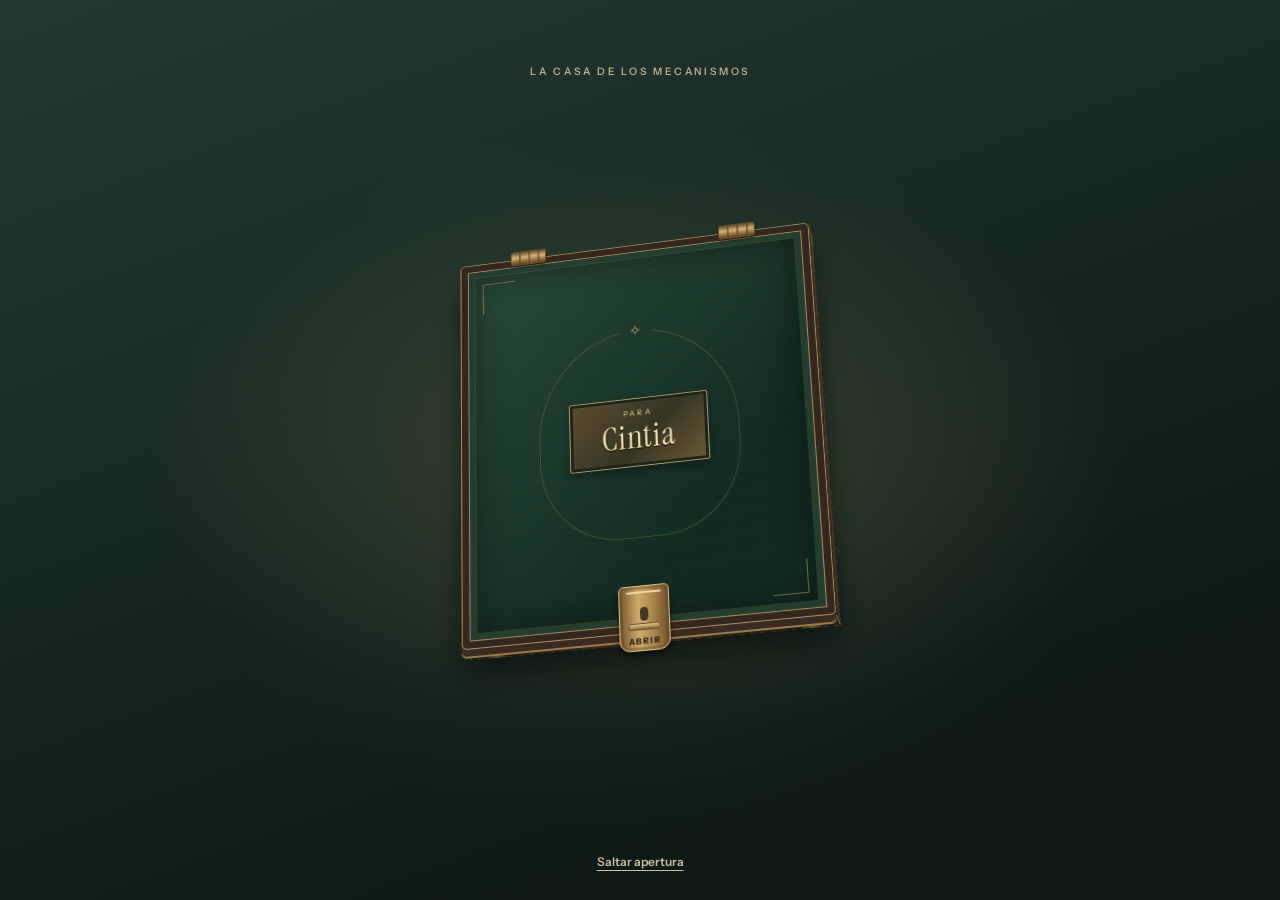
<file: index.html>
<!doctype html>
<html lang="es">
<head>
  <meta charset="utf-8">
  <meta name="viewport" content="width=device-width, initial-scale=1">
  <meta name="theme-color" content="#111d29">
  <meta name="mobile-web-app-capable" content="yes">
  <meta name="apple-mobile-web-app-capable" content="yes">
  <meta name="apple-mobile-web-app-title" content="Adviento">
  <title>Diciembre para Cintia</title>
  <link rel="manifest" href="./manifest.webmanifest">
  <link rel="apple-touch-icon" sizes="192x192" href="./fotos/icono-192.png">
  <link rel="icon" type="image/png" sizes="192x192" href="./fotos/icono-192.png">
  <link rel="stylesheet" href="./estilos.css">
  <link rel="stylesheet" href="./experiencias.css">
  <link rel="stylesheet" href="./acabado.css">
  <script defer src="./escape-room.js"></script>
  <script defer src="./calendario-publicado.js"></script>
  <script defer src="./recursos-reto.js"></script>
  <script defer src="./retos-avanzados.js"></script>
  <script defer src="./mecanismos.js"></script>
  <script defer src="./experiencias.js"></script>
  <script defer src="./cerradura-transmisiones.js"></script>
  <script defer src="./vista-reto.js"></script>
  <script defer src="./app.js"></script>
</head>
<body>
  <main>
    <section id="portada" aria-labelledby="dedicatoria">
      <button id="abrir" type="button">Abrir caja</button>
    </section>

    <section id="calendario" aria-labelledby="titulo-calendario" hidden>
      <header class="introduccion">
        <h1 id="titulo-calendario" tabindex="-1">Calendario<br> <em>de Adviento</em></h1>
      </header>

      <div class="escena">
        <div class="luna" aria-hidden="true"></div>
        <div class="casa">
          <div class="tejado" aria-hidden="true">
            <span class="chimenea"></span>
            <div class="fronton"><span></span></div>
          </div>
          <div class="fachada">
            <span class="guirnalda-casa" aria-hidden="true"></span>
            <div id="puertas" class="puertas" role="group" aria-label="Puertas del calendario"></div>
          </div>
          <div class="escalones" aria-hidden="true"></div>
        </div>
        <div class="abeto abeto-izquierdo" aria-hidden="true"></div>
        <div class="abeto abeto-derecho" aria-hidden="true"></div>
        <div class="suelo" aria-hidden="true"></div>
      </div>
      <button class="boton" id="abrir-cuaderno" type="button" aria-haspopup="dialog">Cuaderno</button>
      <button class="repetir-introduccion" id="repetir-introduccion" type="button">Volver a abrir la caja</button>
    </section>
  </main>

  <dialog id="sorpresa" aria-labelledby="titulo">
    <span class="limite-foco" id="inicio-tarjeta" tabindex="0"></span>
    <form class="barra-tarjeta" method="dialog">
      <p id="dia" class="fecha"></p>
      <button class="cerrar" aria-label="Cerrar sorpresa" autofocus>×</button>
    </form>
    <h2 id="titulo"></h2>
    <div id="contenido"></div>
    <span class="limite-foco" id="fin-tarjeta" tabindex="0"></span>
  </dialog>

  <dialog id="cuaderno" aria-labelledby="titulo-cuaderno">
    <span class="limite-foco" tabindex="0"></span>
    <form class="barra-tarjeta" method="dialog">
      <span class="fecha">Evidencias ganadas</span>
      <button class="cerrar" aria-label="Cerrar cuaderno" autofocus>×</button>
    </form>
    <h2 id="titulo-cuaderno">Cuaderno</h2>
    <div id="tarjetas-cuaderno"></div>
    <span class="limite-foco" tabindex="0"></span>
  </dialog>
</body>
</html>
</file>
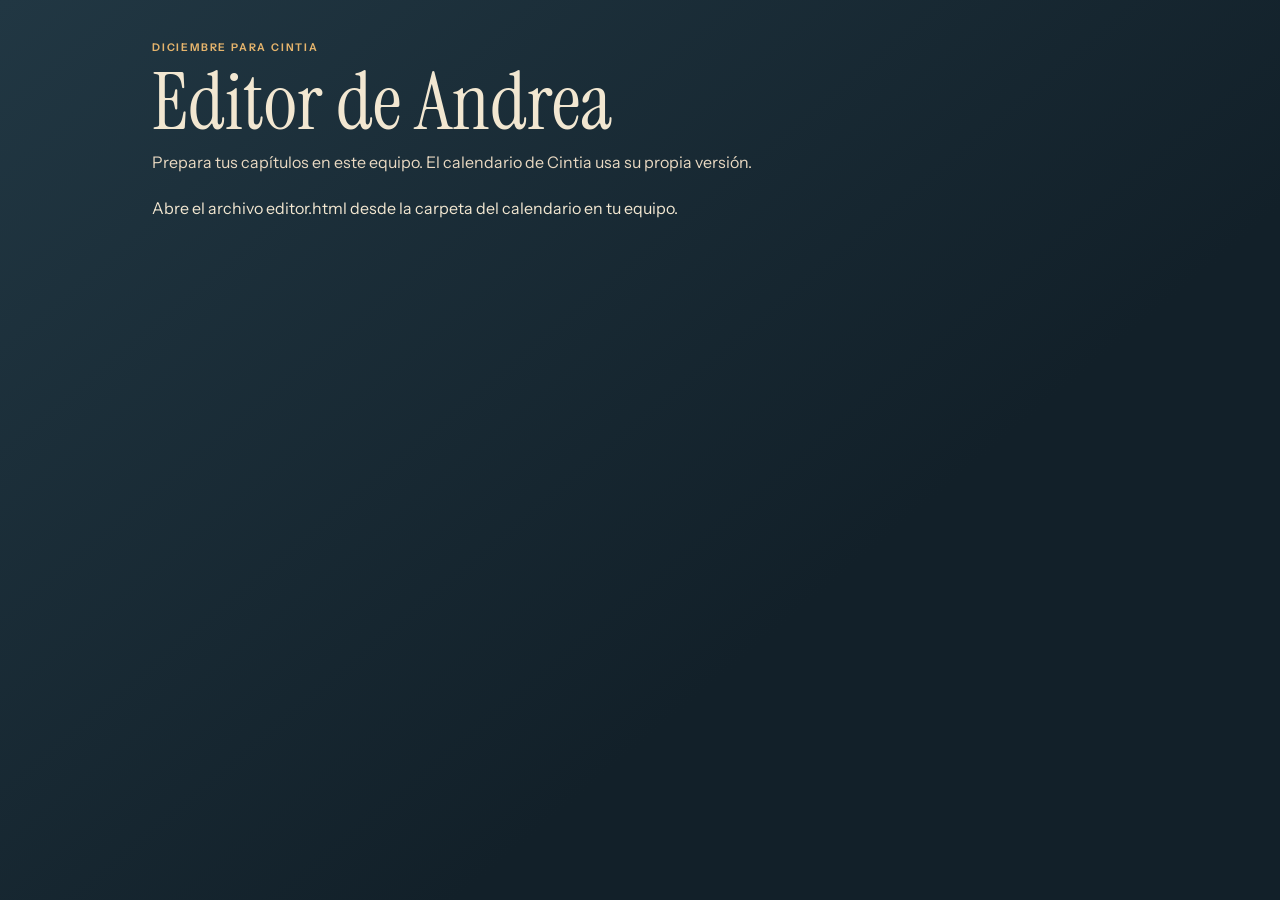
<file: editor.html>
<!doctype html>
<html lang="es">
<head>
  <meta charset="utf-8">
  <meta name="viewport" content="width=device-width, initial-scale=1">
  <meta name="robots" content="noindex, nofollow">
  <title>Editor de Andrea · Diciembre para Cintia</title>
  <link rel="stylesheet" href="./estilos.css">
  <link rel="stylesheet" href="./experiencias.css">
  <link rel="stylesheet" href="./acabado.css">
  <link rel="stylesheet" href="./editor.css">
  <script defer src="./escape-room.js"></script>
  <script defer src="./calendario-publicado.js"></script>
  <script defer src="./recursos-reto.js"></script>
  <script defer src="./campana-prueba.js"></script>
  <script defer src="./campana-3946.js"></script>
  <script defer src="./retos-avanzados.js"></script>
  <script defer src="./mecanismos.js"></script>
  <script defer src="./experiencias.js"></script>
  <script defer src="./cerradura-transmisiones.js"></script>
  <script defer src="./campana-mecanismos.js"></script>
  <script defer src="./vista-reto.js"></script>
  <script defer src="./editor.js"></script>
</head>
<body class="pagina-editor">
  <main class="editor">
    <header class="cabecera-editor">
      <p class="fecha">Diciembre para Cintia</p>
      <h1>Editor de Andrea</h1>
      <p>Prepara tus capítulos en este equipo. El calendario de Cintia usa su propia versión.</p>
    </header>
    <p id="solo-local" hidden>Abre el archivo editor.html desde la carpeta del calendario en tu equipo.</p>
    <div id="editor-local" hidden>
      <section class="panel-editor">
        <h2 id="espacio-activo">Mis borradores</h2>
        <div class="acciones-editor">
          <button class="control-reto principal" type="button" id="cargar-historia">Cargar historia del huevo · campaña actual</button>
          <button class="control-reto" type="button" id="actualizar-retos-41314">Actualizar días 4, 13 y 14 al nuevo diseño</button>
          <button class="control-reto principal" type="button" id="cargar-campana">Cargar escape room de prueba</button>
          <button class="control-reto principal" type="button" id="cargar-3946">Cargar campaña 3946 · versión 2</button>
          <button class="control-reto principal" type="button" id="cargar-mecanismos">Cargar campaña de mecanismos · versión 3</button>
          <button class="control-reto principal" type="button" id="cargar-caja">Cargar La caja de Adviento · versión 4</button>
          <button class="control-reto principal" type="button" id="cargar-transmisiones">Cargar cerradura de transmisiones · versión 5</button>
          <button class="control-reto" type="button" id="actualizar-dia-8">Aplicar cuadro eléctrico al día 8</button>
          <button class="control-reto" type="button" id="volver-borradores" hidden>Volver a mis borradores</button>
          <button class="control-reto" type="button" id="copiar-dia-uno" hidden>Usar una copia de mi día 1</button>
        </div>
        <label id="selector-copias" hidden>Respaldos importados <select id="copias"></select></label>
      </section>
      <section class="panel-editor" id="experiencias-editor">
        <h2>La caja y el habitante</h2>
        <p>Estas pruebas usan el borrador abierto y guardan su avance por separado del calendario de Cintia.</p>
        <form id="formulario-experiencias">
          <fieldset>
            <legend>La búsqueda del huevo</legend>
            <label><input type="checkbox" name="historiaActiva"> Mostrar la historia al entrar por primera vez</label>
            <label>Título de la introducción <input name="historiaTitulo"></label>
            <label>Texto de la introducción <textarea name="historiaTexto" rows="9"></textarea></label>
            <p class="ayuda">Separa los párrafos con una línea en blanco. La introducción puede releerse sin borrar los retos.</p>
            <label>Botón de la introducción <input name="historiaBoton"></label>
            <label>Revelación tras confirmar el paquete <textarea name="revelacion" rows="2"></textarea></label>
          </fieldset>
          <label><input type="checkbox" name="introduccion"> Mostrar la caja al entrar por primera vez</label>
          <label><input type="checkbox" name="final"> Activar el habitante después del reto del día 24</label>
          <label>Texto de la nota <textarea name="nota" rows="2"></textarea></label>
          <label>Pista del escondite <textarea name="pista" rows="2"></textarea></label>
          <label>Código de confirmación del paquete <input name="codigo" required></label>
          <label>Mensaje final <input name="mensaje"></label>
          <label><input type="checkbox" name="permitirNombre"> Permitir poner nombre a la criatura</label>
          <button class="control-reto" type="submit">Guardar configuración y borrador</button>
        </form>
        <div class="acciones-editor">
          <button class="control-reto" type="button" id="probar-introduccion">Probar introducción</button>
          <button class="control-reto" type="button" id="probar-dia-1">Probar día 1</button>
          <label>Inicio del final <select id="inicio-final"><option value="antes">Antes de introducir la combinación</option><option value="despues">Justo después de acertarla</option><option value="paquete">Confirmación del paquete</option></select></label>
          <button class="control-reto" type="button" id="probar-final">Probar final del día 24</button>
          <button class="control-reto" type="button" id="reiniciar-experiencia">Reiniciar previsualización</button>
          <label><input type="checkbox" id="reducir-movimiento-pruebas"> Reducir movimiento en las pruebas</label>
        </div>
      </section>
      <nav class="dias-editor" aria-label="Elegir capítulo">
        <div id="dias-editor"></div>
        <p id="resumen-capitulos"></p>
      </nav>
      <section class="panel-editor" id="edicion">
        <form id="formulario-editor">
          <div class="encabezado-panel">
            <h2 id="dia-editor"></h2>
            <label class="marcar-listo"><input type="checkbox" name="listo"> Marcar como listo</label>
          </div>
          <label>Título <input name="titulo"></label>
          <label>Instrucciones <textarea name="instrucciones" rows="3"></textarea></label>
          <div class="columnas">
            <label>Tipo de prueba <select name="tipo"></select></label>
            <label>Pregunta (opcional) <input name="pregunta"></label>
          </div>
          <div data-tipo="escrita">
            <label>Respuestas válidas, una por línea <textarea name="respuestas" rows="3"></textarea></label>
            <p class="ayuda">Los códigos conservan los ceros iniciales. Se admiten variaciones de tildes, mayúsculas y espacios.</p>
          </div>
          <div data-tipo="opciones" hidden>
            <label>Opciones, una por línea <textarea name="opciones" rows="3"></textarea></label>
            <label>Opción correcta <select name="correcta"></select></label>
          </div>
          <div data-tipo="ordenar" hidden>
            <label>Piezas en el orden correcto, una por línea <textarea name="orden" rows="4"></textarea></label>
          </div>
          <div data-tipo="combinacion" hidden>
            <label>Combinación válida <input name="combinacion" spellcheck="false"></label>
          </div>
          <div id="configuracion-especial" hidden>
            <div id="parametros-juego"></div>
            <label>Configuración del juego (JSON) <textarea name="configuracion" rows="12" spellcheck="false"></textarea></label>
            <p class="ayuda">Edita las fichas, filas, movimientos, palabra o frase, fallos, valores lunares, agujeros o fotogramas. Las posiciones iniciales del ahorcado empiezan en 0. Los agujeros y soluciones de nonograma usan 1 y 0. Las pistas del nonograma se generan al previsualizar.</p>
            <label>Respuestas válidas para este juego, una por línea <textarea id="respuestas-especiales" rows="2"></textarea></label>
          </div>
          <label>Normalización de la respuesta <select name="normalizacion"><option value="">Texto habitual</option><option value="frase">Ignorar también puntuación</option></select></label>
          <details class="detalle-editor">
            <summary>Material de apoyo</summary>
            <label>Dibujo del reto <select name="recursoTipo"></select></label>
            <label id="campo-recurso">Datos del dibujo <textarea name="recursoDatos" rows="4" aria-describedby="ayuda-recurso"></textarea><span class="ayuda" id="ayuda-recurso"></span></label>
            <label>Texto de apoyo <textarea name="apoyo" rows="3"></textarea></label>
            <div class="columnas">
              <label>Ruta de la imagen <input name="imagen" placeholder="./medios/foto.jpg"></label>
              <label>Descripción de la imagen <input name="alt"></label>
            </div>
            <label>Ruta del audio <input name="audio" placeholder="./medios/nota.mp3"></label>
            <label>Transcripción desplegable <textarea name="transcripcion" rows="2"></textarea></label>
            <p class="ayuda">Copia tus archivos en una carpeta junto a index.html. Escribe rutas relativas como las del ejemplo.</p>
          </details>
          <details class="detalle-editor">
            <summary>Pistas y evidencias</summary>
            <label>Pistas, una por línea <textarea name="pistas" rows="4"></textarea></label>
            <p class="ayuda">Se revelan en orden. Usa la última línea para una pista más explícita.</p>
            <div class="columnas">
              <label>Título de la evidencia que se gana <input name="evidenciaTitulo"></label>
              <label>Qué dice la evidencia <textarea name="evidenciaTexto" rows="2"></textarea></label>
            </div>
            <label>Dibujo del cuaderno <select name="evidenciaDibujo"></select></label>
            <label id="campo-evidencia">Datos del dibujo del cuaderno <textarea name="evidenciaDatos" rows="3" aria-describedby="ayuda-evidencia"></textarea><span class="ayuda" id="ayuda-evidencia"></span></label>
            <fieldset class="dependencias">
              <legend>Evidencias que se consultan en este reto</legend>
              <div id="lista-evidencias"></div>
            </fieldset>
          </details>
          <label>Mensaje de acierto <textarea name="acierto" rows="2"></textarea></label>
          <details class="detalle-editor">
            <summary>Historia de este día</summary>
            <label>Contexto previo (en las instrucciones) <textarea name="contexto" rows="2"></textarea></label>
            <label>Transición al resolver <textarea name="transicion" rows="3"></textarea></label>
            <label>Título del descubrimiento importante (opcional) <input name="descubrimientoTitulo"></label>
            <label>Nota del descubrimiento (opcional) <textarea name="descubrimientoTexto" rows="4"></textarea></label>
            <p class="ayuda">La transición sustituye al mensaje de acierto; la llave y la evidencia se presentan una sola vez. El cuaderno guarda la transición y la nota, en orden por día.</p>
          </details>
          <label id="campo-premio" hidden>Premio o escondite <textarea name="premio" rows="3"></textarea></label>
          <ul id="avisos-dia" class="avisos"></ul>
          <div class="acciones-editor">
            <button class="control-reto principal" type="submit">Guardar borrador</button>
            <button class="control-reto" type="button" id="previsualizar">Previsualizar día</button>
          </div>
        </form>
      </section>

      <section class="panel-editor" id="pruebas">
        <h2>Probar la historia</h2>
        <p>Abre la casa con una fecha simulada y un cuaderno de prueba.</p>
        <form id="formulario-prueba" class="acciones-editor">
          <label>Fecha simulada <input id="fecha-prueba" type="date" value="2026-12-01" required></label>
          <button class="control-reto principal" type="submit">Jugar campaña</button>
          <button class="control-reto" type="button" id="reiniciar-prueba">Reiniciar progreso de prueba</button>
        </form>
        <iframe id="casa-prueba" title="Calendario en modo de prueba" hidden></iframe>
      </section>

      <section class="panel-editor">
        <h2>Respaldo y publicación</h2>
        <p>El respaldo guarda textos y rutas. Lleva contigo la carpeta de archivos multimedia.</p>
        <div class="acciones-editor">
          <button class="control-reto" type="button" id="exportar">Exportar respaldo</button>
          <button class="control-reto" type="button" id="importar">Importar respaldo como copia</button>
          <input id="archivo-respaldo" type="file" accept=".json,application/json" hidden>
          <button class="control-reto principal" type="button" id="preparar">Preparar versión para Cintia</button>
        </div>
        <details class="detalle-editor" id="revision-publicacion">
          <summary>Revisar capítulos y dependencias</summary>
          <ul id="avisos-publicacion" class="avisos"></ul>
        </details>
        <details class="detalle-editor">
          <summary>Respaldo en texto</summary>
          <p>También puedes copiar el respaldo o pegar uno para importarlo como copia.</p>
          <button class="control-reto" type="button" id="ver-respaldo">Mostrar respaldo actual</button>
          <label>Contenido del respaldo <textarea id="texto-respaldo" rows="6" spellcheck="false"></textarea></label>
          <button class="control-reto" type="button" id="importar-texto">Importar este texto como copia</button>
        </details>
      </section>

      <p id="estado-editor" class="estado-editor" role="status"></p>

      <dialog id="vista-previa" aria-labelledby="titulo-vista">
        <form class="barra-tarjeta" method="dialog">
          <span class="fecha" id="dia-vista"></span>
          <button class="cerrar" aria-label="Cerrar vista previa" autofocus>×</button>
        </form>
        <h2 id="titulo-vista"></h2>
        <div id="contenido-vista"></div>
      </dialog>
    </div>
  </main>
</body>
</html>
</file>
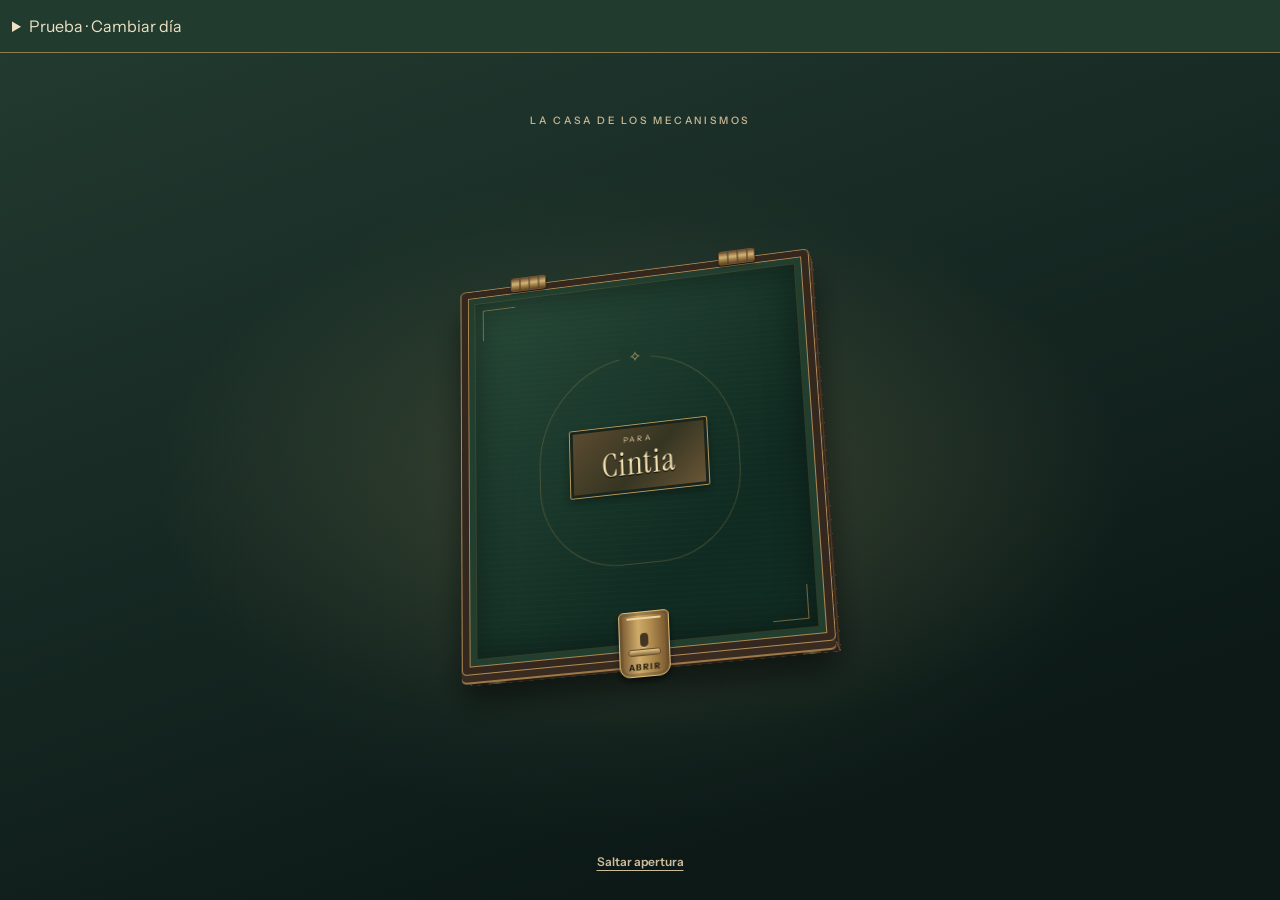
<file: prueba.html>
<!doctype html>
<html lang="es"><head><meta charset="utf-8"><meta name="viewport" content="width=device-width,initial-scale=1"><meta name="robots" content="noindex,nofollow"><title>Prueba online · Calendario de Cintia</title>
<link rel="stylesheet" href="./estilos.css"><link rel="stylesheet" href="./acabado.css"><style>
body{margin:0} .barra-prueba{padding:.7rem 1rem;background:#f6e7c9;color:#293e33}.barra-prueba h1{font:650 1.1rem var(--sans);margin:0}.barra-prueba p{margin:.3rem 0;font-size:.86rem}.controles-prueba{display:flex;align-items:center;flex-wrap:wrap;gap:.5rem}.controles-prueba select{font:inherit;padding:.5rem;background:#fff7e6;color:#293e33;min-height:44px}#partida-prueba{display:block;width:100%;height:calc(100svh - 170px);min-height:480px;border:0}#estado-prueba{font-size:.8rem}a{color:#2e5743}
body{display:flex;flex-direction:column;height:100dvh}.barra-prueba{padding:.25rem .75rem}.barra-prueba summary{cursor:pointer;min-height:44px;align-content:center}#partida-prueba{flex:1;min-height:0;height:auto}</style><script defer src="./escape-room.js"></script><script defer src="./calendario-publicado.js"></script><script defer src="./prueba-online.js"></script></head>
<body><header class="barra-prueba"><details id="ajustes"><summary>Prueba · Cambiar día</summary><p>Fecha simulada: 24 de diciembre de 2026. Este progreso se guarda aparte del de Cintia.</p><div class="controles-prueba"><label>Día <select id="dia-prueba" aria-label="Día que quieres probar"></select></label><button class="control-reto" id="empezar-dia" type="button">Empezar prueba de este día</button><button class="control-reto" id="repetir-historia" type="button">Volver a ver la introducción</button><button class="control-reto" id="reiniciar-online" type="button">Reiniciar prueba completa</button><a href="./index.html" target="_blank" rel="noopener">Calendario real</a></div><div class="revision-apertura"><label>Momento de la apertura<select id="momento-apertura" aria-label="Momento de la apertura"><option value="reproducir">Reproducir apertura completa</option><option value="0">Caja cerrada · 0 s</option><option value="320">Cierre liberado · 0,32 s</option><option value="850">Tapa en movimiento · 0,85 s</option><option value="1800">Interior abierto · 1,8 s</option></select></label><label><input id="movimiento-apertura" type="checkbox"> Movimiento reducido</label><button class="control-reto" id="revisar-apertura" type="button">Ver apertura</button></div><p id="estado-prueba" role="status">Preparando la partida…</p></details></header><iframe id="partida-prueba" title="Calendario definitivo en modo de prueba"></iframe></body></html>
</file>
<file: estilos.css>
@font-face {
  font-family: "Instrument Serif";
  src: url("./fuentes/instrument-serif.ttf") format("truetype");
  font-display: swap;
}

@font-face {
  font-family: "Instrument Serif";
  src: url("./fuentes/instrument-serif-italica.ttf") format("truetype");
  font-style: italic;
  font-display: swap;
}

@font-face {
  font-family: "Instrument Sans";
  src: url("./fuentes/instrument-sans.ttf") format("truetype");
  font-weight: 400 700;
  font-display: swap;
}

:root {
  color-scheme: dark;
  --noche: #111d29;
  --marfil: #f4e6cf;
  --ambar: #f4c17c;
  --verde: #253d36;
  --tinta: #252a23;
  --serif: "Instrument Serif", Georgia, serif;
  --sans: "Instrument Sans", system-ui, sans-serif;
  --fibra: repeating-linear-gradient(105deg, #fff07a0c 0 1px, transparent 1px 5px, #1d140a0d 5px 6px, transparent 6px 11px);
  --giro: cubic-bezier(.21, .75, .22, 1);
}

* { box-sizing: border-box; }
[hidden] { display: none !important; }

body {
  min-height: 100svh;
  margin: 0;
  color: var(--marfil);
  background:
    radial-gradient(ellipse at 70% 27%, #324352 0%, transparent 57%),
    linear-gradient(145deg, #172533, #101922 74%);
  font: 1rem/1.55 var(--sans);
}

button { font: inherit; color: inherit; cursor: pointer; }

button:focus-visible, a:focus-visible, summary:focus-visible {
  outline: 2px solid #f8d093;
  outline-offset: 4px;
}

h1, h2, p { margin: 0; }
h1, h2 { font-family: var(--serif); font-weight: 400; }

.fecha {
  font-size: .66rem;
  font-weight: 650;
  letter-spacing: .17em;
  text-transform: uppercase;
}

#portada {
  min-height: 100svh;
  display: grid;
  place-content: center;
  justify-items: center;
  gap: clamp(2.25rem, 6vh, 3.5rem);
  padding: 5rem 1.125rem 4rem;
  overflow: hidden;
  background:
    radial-gradient(circle at 16% 20%, #f5e6bc9c 0 1px, transparent 1.5px),
    radial-gradient(circle at 78% 16%, #e7c9876e 0 1px, transparent 1.5px),
    radial-gradient(circle at 84% 71%, #f5e6bc80 0 1px, transparent 1.5px),
    radial-gradient(circle at 26% 80%, #e7c9876e 0 1px, transparent 1.5px);
}

.sobre {
  position: relative;
  display: grid;
  place-items: center;
  isolation: isolate;
  width: min(31rem, calc(100vw - 2.25rem));
  aspect-ratio: 1.63;
  perspective: 56rem;
  border: 1px solid #c5a87d;
  border-radius: 2px;
  background: var(--fibra), linear-gradient(150deg, #b09570, #e3ca9f);
  box-shadow: 0 1px 0 #563e28, 0 1.35rem 2.5rem #070b11a8;
  transition: transform 560ms var(--giro), opacity 270ms ease 350ms;
}

.sobre > div { position: absolute; inset: 0; }

.sobre .sobre-luz {
  inset: 4% -12% 10%;
  border-radius: 50%;
  opacity: 0;
  z-index: -1;
  background: #ffbd64;
  filter: blur(2.3rem);
  transition: transform 510ms var(--giro), opacity 420ms ease;
}

.sobre .sobre-carta {
  inset: 9% 8% 7%;
  border: 1px solid #f1d6ac;
  background: var(--fibra), linear-gradient(180deg, #fff6df, #ecd5ad);
  transition: transform 520ms var(--giro) 85ms;
}

.sobre-pliegues {
  background: var(--fibra),
    linear-gradient(122deg, #d4ba94, #ecd6b3 54%, #dbc099);
  clip-path: polygon(0 0, 50% 56%, 100% 0, 100% 100%, 0 100%);
}

.sobre-pliegues::after {
  content: "";
  position: absolute;
  inset: 0;
  background: linear-gradient(155deg, #f5e5ca, #e3c6a1 72%, #dcb993);
  clip-path: polygon(0 100%, 50% 30%, 100% 100%);
}

.sobre-solapa {
  transform-origin: center top;
  background: var(--fibra), linear-gradient(180deg, #ebd7b6, #d8b78b);
  clip-path: polygon(0 0, 100% 0, 100% 4%, 52% 63%, 48% 63%, 0 4%);
  transition: transform 560ms var(--giro);
}

.sobre .sobre-frente {
  inset: auto 0 12%;
  display: grid;
  justify-items: center;
  color: #3e3026;
  transition: opacity 220ms ease;
}

.sello {
  display: grid;
  place-items: center;
  width: clamp(1.7rem, 7vw, 2.7rem);
  aspect-ratio: 1;
  border: 1px solid #86433c;
  border-radius: 47% 52% 49% 46%;
  background: radial-gradient(circle at 42% 28%, #9d5148, #63312f);
  box-shadow: inset 0 0 0 3px #e59c6e24, 0 2px 3px #60382661;
  color: #f9d8a3;
  font-size: clamp(.9rem, 3vw, 1.3rem);
}

.sobre h1 { font-size: clamp(2.25rem, 10vw, 4.5rem); line-height: 1.08; }

.boton {
  display: flex;
  align-items: center;
  gap: .85rem;
  min-height: 3rem;
  padding: .6rem 1.05rem .6rem 1.2rem;
  border: 1px solid #c39a68;
  border-radius: 2px;
  background: #162430;
  color: #fff0d6;
  transition: background 160ms ease, opacity 240ms ease, transform 240ms ease;
}

.boton:hover { background: #283b46; }
.boton span { color: var(--ambar); }

.abriendo .sobre { transform: translateY(.6rem) scale(1.035); opacity: 0; }
.abriendo .sobre-solapa { transform: rotateX(171deg); }
.abriendo .sobre-carta { transform: translateY(-57%); }
.abriendo .sobre-luz { transform: scale(1.45); opacity: .76; }
.abriendo .sobre-frente { opacity: 0; }
.abriendo .boton { opacity: 0; transform: translateY(.4rem); pointer-events: none; }

#calendario {
  width: min(76rem, 100%);
  margin-inline: auto;
  padding: clamp(2rem, 6vw, 4.5rem) clamp(.75rem, 4vw, 3rem) 2rem;
  animation: aparecer 460ms var(--giro) both;
}

@keyframes aparecer {
  from { opacity: 0; transform: translateY(.7rem); }
  to { opacity: 1; transform: none; }
}

.introduccion { max-width: 34rem; margin: 0 auto 1.6rem; padding-inline: .45rem; }

.introduccion h1 {
  margin: .42rem 0 .8rem;
  font-size: clamp(3.25rem, 11vw, 6.65rem);
  line-height: .91;
  letter-spacing: -.025em;
}

.introduccion h1:focus { outline: none; }
.introduccion em { color: #edc58f; font-weight: 400; }

.escena {
  isolation: isolate;
  position: relative;
  width: min(100%, 39rem);
  margin: 0 auto;
  padding: 1.2rem clamp(.72rem, 4vw, 2.7rem) 1.9rem;
  background:
    radial-gradient(circle at 17% 5%, #f7e8c1be 0 1px, transparent 1.5px),
    radial-gradient(circle at 88% 15%, #f7e8c1a6 0 1px, transparent 1.5px),
    radial-gradient(circle at 55% 2%, #e5d4aeab 0 1px, transparent 1.5px),
    radial-gradient(circle at 6% 30%, #f7e8c18c 0 1px, transparent 1.5px);
}

.luna {
  position: absolute;
  z-index: -2;
  top: 0;
  right: 9%;
  width: clamp(2.55rem, 8vw, 4.25rem);
  aspect-ratio: 1;
  border-radius: 50%;
  background: var(--fibra), radial-gradient(circle at 38% 26%, #f0dcaf, #b8a882);
  box-shadow: 0 0 2rem #e4c98a36;
}

.casa { position: relative; }
.tejado { position: relative; height: clamp(5.3rem, 17vw, 10.2rem); margin-inline: -.65rem; }

.chimenea {
  position: absolute;
  z-index: -1;
  top: 19%;
  left: 20%;
  width: 8%;
  height: 66%;
  border-top: .28rem solid #f1e3ca;
  background: var(--fibra), repeating-linear-gradient(#714b46 0 .6rem, #543835 .6rem .67rem);
  box-shadow: inset .23rem 0 #e1a77d45, .25rem .1rem 0 #0d181d66;
}

.fronton {
  position: absolute;
  inset: 0;
  display: grid;
  place-items: end center;
  padding-bottom: .8rem;
  background: #eddfc6;
  clip-path: polygon(50% 0, 100% 92%, 100% 100%, 0 100%, 0 92%);
}

.fronton::before, .fronton::after {
  content: "";
  position: absolute;
  clip-path: polygon(50% 0, 100% 100%, 0 100%);
}

.fronton::before {
  inset: .48rem .8rem .25rem;
  background: #95684d;
}

.fronton::after {
  inset: .9rem 1.8rem .55rem;
  background: var(--fibra),
    repeating-linear-gradient(0deg, #3c262b00 0 .48rem, #2a1e2a4d .49rem .54rem),
    linear-gradient(130deg, #764d4a, #4c333b);
}

.fronton span {
  position: relative;
  z-index: 1;
  width: clamp(1.85rem, 7vw, 3.2rem);
  aspect-ratio: 1;
  border: 3px solid #cfa777;
  border-radius: 50%;
  background: linear-gradient(0deg, transparent 47%, #a67751 47% 54%, transparent 54%),
    linear-gradient(90deg, transparent 47%, #a67751 47% 54%, transparent 54%),
    radial-gradient(circle at 42% 62%, #e2a255, #634b3f 79%);
  box-shadow: 0 2px 0 #37232a, 0 0 0 2px #392a2b;
}

.fachada {
  position: relative;
  padding: clamp(.6rem, 2.5vw, 1.4rem) clamp(.53rem, 3vw, 1.75rem) .75rem;
  border: 1px solid #ad896a;
  border-top: .32rem solid #f0e1c7;
  border-bottom: .4rem solid #a7876c;
  background: var(--fibra),
    linear-gradient(90deg, #f1cf9522, transparent 14% 85%, #101b15a6),
    repeating-linear-gradient(0deg, #283e37 0 .65rem, #172d28 .66rem .7rem);
  box-shadow: inset 0 .32rem 0 #7e6850, 0 .75rem 2rem #070d137d;
}

.fachada::before, .fachada::after {
  content: "";
  pointer-events: none;
  position: absolute;
  top: .28rem;
  bottom: 0;
  width: .29rem;
  background: repeating-linear-gradient(0deg, #c5a17c00 0 .68rem, #c5a17c30 .68rem .73rem),
    linear-gradient(90deg, #96765b, #c4a580 50%, #5a4c3c);
}

.fachada::before { left: 0; }
.fachada::after { right: 0; }

.puertas {
  display: grid;
  grid-template-columns: repeat(4, minmax(0, 1fr));
  gap: clamp(.65rem, 2.5vw, 1.1rem) clamp(.35rem, 2.1vw, 1rem);
}

.ventana {
  --borde: #d2ac80;
  --hoja: #375249;
  --cristal: #795b40;
  --cristal-borde: #4d4433;
  position: relative;
  isolation: isolate;
  align-self: end;
  display: grid;
  place-items: center;
  min-width: 44px;
  min-height: 44px;
  height: clamp(3.05rem, 10vw, 4.4rem);
  padding: 0;
  border: 1px solid var(--borde);
  border-radius: .95rem .95rem 2px 2px;
  color: #fff4db;
  background: #1b2522;
  box-shadow: inset 0 0 0 2px #5a4939, 0 3px 3px #101c19b0;
  perspective: 20rem;
}

.ventana::after {
  content: "";
  position: absolute;
  inset: auto -2px -4px;
  height: 4px;
  border-radius: 2px 2px 0 0;
  background: linear-gradient(#eddec2 0 53%, #a78867 54% 80%, #634e3f 81%);
  pointer-events: none;
}

.hueco, .hojas { position: absolute; inset: 3px; border-radius: inherit; }
.hueco {
  background: radial-gradient(ellipse at 50% 64%, #fff0b7 0%, #f5ab52 53%, #6d412c);
  opacity: .35;
  transition: opacity 350ms ease;
}

.hojas { display: flex; }
.hojas span {
  width: 100%;
  border: 2px solid var(--hoja);
  border-radius: inherit;
  transform-origin: left center;
  background:
    linear-gradient(90deg, transparent 47%, #e7c69539 47% 53%, transparent 53%),
    linear-gradient(0deg, transparent 48%, #e7c6953a 48% 53%, transparent 53%),
    radial-gradient(ellipse at 48% 58%, var(--cristal), var(--cristal-borde));
  box-shadow: inset 0 0 0 1px #ccad865c, 1px 1px 2px #0d1513aa;
  transition: transform 455ms var(--giro);
}

.numero {
  z-index: 1;
  display: grid;
  place-items: center;
  min-width: 1.56rem;
  height: 1.56rem;
  padding-inline: .15rem;
  border: 1px solid #caa97d8f;
  border-radius: 2px;
  background: #24342e;
  font-size: clamp(.94rem, 3vw, 1.08rem);
  font-weight: 650;
  font-variant-numeric: tabular-nums;
  line-height: 1;
  pointer-events: none;
  transition: opacity 200ms ease;
}

.estado {
  z-index: 1;
  position: absolute;
  top: 0;
  right: 2px;
  color: #fff3d3;
  font-size: .71rem;
  line-height: 1;
  text-shadow: 0 1px 2px #1b1814, 0 0 3px #1b1814;
  pointer-events: none;
}

.ventana[data-estado="futura"] {
  --borde: #9d8971;
  --hoja: #31413e;
  --cristal: #263739;
  --cristal-borde: #16252b;
  cursor: default;
}

.ventana[data-estado="futura"] .numero { border-style: dashed; color: #ece3d0; }
.ventana[data-estado="abierta"] { --cristal: #a56d40; --cristal-borde: #745236; }
.ventana[data-estado="destacada"] { --cristal: #ffcc7e; --cristal-borde: #ad683a; --borde: #f4d29d; }

@media (hover: hover) {
  .ventana:enabled:hover { --borde: #ffe3ab; --cristal: #dca163; }
}

.ventana.girada { z-index: 2; }
.girada .hojas span { transform: rotateY(-113deg); }
.girada .hueco { opacity: 1; }
.girada .numero, .girada .estado { opacity: 0; }

.ventana:nth-child(21) { grid-column: 1; }
.ventana:nth-child(22) { grid-column: 2 / 4; justify-self: center; width: calc((100% - clamp(.35rem, 2.1vw, 1rem)) / 2); }
.ventana:nth-child(23) { grid-column: 4; }

.ventana.portal {
  grid-column: 2 / 4;
  justify-self: center;
  width: min(100%, 9.75rem);
  height: clamp(4.5rem, 16vw, 7.1rem);
  --hoja: #603934;
  --borde: #d0a676;
  border: 3px double var(--borde);
  border-radius: 46% 46% 2px 2px / 35% 35% 2px 2px;
}

.portal .hojas span { width: 50%; border-radius: 75% 0 0 2px / 38% 0 0 2px; border-width: 3px; }
.portal .hojas span:last-child { border-radius: 0 75% 2px 0 / 0 38% 2px 0; transform-origin: right center; }
.portal .numero { background: #683e37; }
.portal.girada .hojas span:last-child { transform: rotateY(113deg); }
.portal .hueco { box-shadow: 0 0 1.6rem .2rem #fcb46176; }

.escalones {
  width: min(50%, 11rem);
  height: .85rem;
  margin: 0 auto;
  background: repeating-linear-gradient(0deg, #8a725e 0 2px, #d2bea2 2px 5px);
  clip-path: polygon(9% 0, 91% 0, 100% 100%, 0 100%);
}

.suelo {
  position: absolute;
  z-index: -2;
  inset: auto 0 1rem;
  height: 1.4rem;
  border-radius: 50%;
  background: linear-gradient(180deg, #b6c5c3, #566c72);
  box-shadow: 0 .35rem 0 #2e444e, 0 .7rem 2rem #0b141c;
}

.abeto {
  position: absolute;
  z-index: -1;
  bottom: 1.6rem;
  width: clamp(1.6rem, 7vw, 4rem);
  height: clamp(4rem, 17vw, 9rem);
  background: var(--fibra), linear-gradient(100deg, #50665b, #233a34 62%, #162b25);
  clip-path: polygon(50% 0, 76% 35%, 66% 34%, 89% 64%, 77% 63%, 100% 92%, 57% 97%, 57% 100%, 44% 100%, 44% 96%, 0 92%, 23% 63%, 11% 64%, 34% 34%, 24% 35%);
}

.abeto-izquierdo { left: 0; }
.abeto-derecho { right: 0; transform: scale(.78); transform-origin: bottom right; }

.modal-abierto { overflow: hidden; }

dialog {
  width: min(calc(100% - 1.5rem), 34rem);
  max-height: min(calc(100% - 1.5rem), 48rem);
  padding: 0 clamp(1.05rem, 5vw, 2.2rem) clamp(1.4rem, 5vw, 2.2rem);
  border: 1px solid #b39972;
  border-radius: 4px;
  background: var(--fibra), linear-gradient(128deg, #fff4db, #eedcbd);
  color: var(--tinta);
  color-scheme: light;
  box-shadow: 0 .95rem 3rem #0a1119b0, inset 0 0 0 5px #a87f5224;
  overscroll-behavior: contain;
}

dialog[open] {
  animation: sacar-tarjeta 350ms var(--giro) both;
}

dialog::backdrop { background: #09131bcc; animation: velar 350ms ease both; }
.tarjeta-final::backdrop { background: radial-gradient(ellipse at center, #623e2ba6, #111923dd); }

@keyframes velar { from { opacity: 0; } to { opacity: 1; } }
@keyframes sacar-tarjeta {
  from { opacity: 0; transform: translate(var(--origen-x, 0), var(--origen-y, 0)) scale(.15); }
  to { opacity: 1; transform: none; }
}

.barra-tarjeta {
  position: sticky;
  inset-block-start: 0;
  z-index: 2;
  display: flex;
  justify-content: space-between;
  align-items: center;
  gap: .5rem;
  margin: 0 -.3rem .3rem;
  padding: .6rem .3rem .3rem;
  background: #faebd0;
}

.limite-foco {
  position: absolute;
  width: 1px;
  height: 1px;
  overflow: hidden;
  clip-path: inset(50%);
  pointer-events: none;
}

dialog .fecha { color: #745139; }
dialog h2 { margin-bottom: .75rem; color: #463025; font-size: clamp(2.4rem, 8vw, 3.7rem); line-height: .95; }
dialog p { white-space: pre-wrap; }
dialog a { color: #653736; text-underline-offset: .15em; }
dialog :focus-visible { outline-color: #793d34; }

.cerrar {
  display: grid;
  place-items: center;
  width: 44px;
  height: 44px;
  padding: 0;
  border: 1px solid #a58566;
  border-radius: 50%;
  background: #faeed7;
  color: #59382f;
  font-size: 1.5rem;
  line-height: 1;
}

#contenido { display: grid; gap: .95rem; overflow-wrap: anywhere; }
.galeria { display: grid; grid-template-columns: repeat(auto-fit, minmax(min(100%, 11rem), 1fr)); gap: .55rem; }
.galeria img { display: block; width: 100%; aspect-ratio: 4 / 3; object-fit: cover; }
dialog audio, dialog video { display: block; width: 100%; min-width: 0; }
dialog details, .pista { padding: .65rem .85rem; border: 1px solid #bc9b77; background: #d9bb8d32; }
dialog details p, .pista p { margin-top: .35rem; }
dialog summary { cursor: pointer; font-weight: 650; }

@media (min-width: 54rem) {
  #calendario {
    display: grid;
    grid-template-columns: minmax(16rem, .79fr) minmax(0, 1.4fr);
    align-items: start;
    column-gap: clamp(1rem, 4vw, 4.5rem);
    padding-top: 3.1rem;
  }
  .introduccion { margin: clamp(3.2rem, 13vh, 8rem) 0 0; }
  .introduccion h1 { font-size: clamp(3.85rem, 7vw, 6.3rem); }
  .introduccion em { font-size: .85em; white-space: nowrap; }
  #abrir-cuaderno { grid-column: 2; }
}

@media (prefers-reduced-motion: reduce) {
  *, *::before, *::after { animation-duration: 0s !important; transition-duration: 0s !important; transition-delay: 0s !important; }
}

/* Retos, llaves y cuaderno */
#abrir-cuaderno { margin-inline: auto; min-height: 44px; }
.ventana[data-estado="sin-llave"] {
  --hoja: #423d40;
  --cristal: #3e3b49;
  --cristal-borde: #252834;
  cursor: default;
}
.ventana[data-estado="resuelta"] { --cristal: #87623d; --cristal-borde: #475441; }
.ventana[data-estado="resuelta"] .numero { background: #294539; }
.ventana[data-estado="abierta"] { --cristal: #d3a165; --cristal-borde: #875237; }

.control-reto {
  min-height: 44px;
  min-width: 44px;
  padding: .45rem .75rem;
  border: 1px solid #987b5c;
  border-radius: 3px;
  background: #faefd9;
  color: #3c3329;
  font-weight: 600;
}
.control-reto.principal { background: #2b473a; color: #fff3d7; border-color: #2b473a; }
.control-reto:disabled, .control-reto[aria-disabled="true"] { opacity: .58; cursor: default; }
.form-reto { display: grid; gap: .55rem; justify-items: start; }
.form-reto > label, .opciones-reto, .piezas-reto { width: 100%; }
.form-reto label { font-weight: 600; }
.form-reto input[type="text"] {
  display: block;
  width: 100%;
  min-height: 44px;
  margin-top: .3rem;
  padding: .45rem .6rem;
  border: 1px solid #987b5c;
  border-radius: 3px;
  background: #fff8e9;
  color: #2b3029;
  font: inherit;
}
.opciones-reto { min-width: 0; margin: 0; padding: .35rem .55rem; border: 1px solid #b49472; }
.opciones-reto legend { padding-inline: .25rem; font-weight: 600; }
.opciones-reto label { display: flex; align-items: center; gap: .55rem; min-height: 44px; cursor: pointer; }
.opciones-reto input { accent-color: #284839; }
.piezas-reto { display: grid; gap: .4rem; padding-left: 1.3rem; margin: .2rem 0; }
.piezas-reto li { padding: .35rem; border: 1px solid #bd9b74; background: #fff3dc; }
.piezas-reto li span { display: block; margin-bottom: .3rem; }
.piezas-reto button { margin-right: .25rem; }
.foto-reto { display: block; max-width: 100%; max-height: 55svh; object-fit: contain; }
.apoyo-reto, .pistas-reto, .resultado-reto, .evidencia {
  padding: .7rem .85rem;
  border: 1px solid #bc9b77;
  background: #d9bb8d32;
  white-space: pre-wrap;
  overflow-wrap: anywhere;
}
.resultado-reto { background: #c8d4b566; border-color: #778d6b; }
.resultado-reto > * + * { margin-top: .6rem; }
.pistas-reto ol:empty, .feedback-reto:empty { display: none; }
.pistas-reto ol { padding-left: 1.25rem; }
.pistas-reto ol li + li { margin-top: .4rem; }
.pistas-reto .control-reto { margin-top: .5rem; }
.pistas-reto h3, .resultado-reto h3, .evidencia h3 { margin: 0; font-size: 1.1rem; }
.pregunta-reto { font-weight: 700; }
.feedback-reto { color: #773b38; }
#tarjetas-cuaderno { display: grid; gap: .65rem; }
details .evidencia { margin-top: .5rem; }
.solo-lector {
  position: absolute;
  width: 1px;
  height: 1px;
  overflow: hidden;
  clip-path: inset(50%);
  white-space: nowrap;
}

/* Objetos de papel de la campaña */
.recurso-reto { width: 100%; padding: .65rem; border: 1px solid #b59773; background: #f7ead0; }
.recurso-reto .dibujo-reto { display: block; width: 5.5rem; height: 5.5rem; margin: .1rem auto .6rem; }
.dibujo-reto { width: 3rem; height: 3rem; fill: #e4ca9d; stroke: #5e4936; stroke-width: 2; stroke-linejoin: round; stroke-linecap: round; }
.recurso-conversacion { display: grid; gap: .5rem; }
.fecha-chat { text-align: center; font-size: .85rem; border-block: 1px solid #b59773; padding: .35rem 0; }
.burbuja-reto { padding: .6rem .7rem; max-width: 88%; border: 1px solid #c0aa87; border-radius: .7rem .7rem .7rem 0; background: #fffbec; }
.burbuja-reto:nth-child(odd) { justify-self: end; border-radius: .7rem .7rem 0 .7rem; background: #dae3cd; }
.fichas-reto { display: grid; grid-template-columns: repeat(2, minmax(0, 1fr)); gap: .5rem; }
.ficha-reto { display: grid; grid-template-columns: auto 1fr; align-items: center; gap: .3rem; padding: .5rem; border: 1px solid #a58964; background: #fff4dc; }
.ficha-reto .dibujo-reto { grid-row: span 2; width: 1.7rem; height: 2.5rem; margin: 0; }
.ficha-reto small { font-weight: 700; }
.ficha-reto strong { font-size: 1.25rem; }
.flor-reto { position: relative; width: min(100%, 14.5rem); aspect-ratio: 1; margin: .2rem auto; }
.recurso-reto .flor-reto > svg { width: 100%; height: 100%; fill: #d3ad76; margin: 0; }
.petalo { position: absolute; display: grid; justify-items: center; color: #322d22; background: #f9eed9; border-radius: .4rem; padding: .2rem; min-width: 2.8rem; line-height: 1.15; }
.petalo small { font: 600 .7rem var(--sans); }
.petalo strong { font: 700 1.3rem var(--sans); }
.petalo[data-posicion="1"] { top: 10%; left: 50%; transform: translateX(-50%); }
.petalo[data-posicion="2"] { right: 7%; top: 50%; transform: translateY(-50%); }
.petalo[data-posicion="3"] { bottom: 9%; left: 50%; transform: translateX(-50%); }
.petalo[data-posicion="4"] { left: 7%; top: 50%; transform: translateY(-50%); }
.petalo.marcado { outline: 3px solid #793a32; background: #edd1aa; }
.petalo.marcado::after { content: "◆"; color: #793a32; font-size: 1.3rem; }
.evidencia .recurso-reto { margin-top: .5rem; }
.evidencia .dibujo-reto { width: 3rem; height: 3rem; }
.evidencia .flor-reto .dibujo-reto { width: 100%; height: 100%; }
.cuadricula-reto { display: grid; gap: .3rem; width: 100%; max-width: 23rem; margin: .5rem auto; }
.fila-reto { display: grid; grid-template-columns: repeat(var(--columnas), minmax(0, 1fr)); gap: .3rem; }
.casilla-reto { position: relative; display: grid; place-items: center; min-height: 44px; min-width: 0; padding: .3rem .05rem; font: 600 clamp(.85rem, 4vw, 1.2rem)/1.2 var(--sans); border: 1px solid #ad8f68; background: #fff8e6; }
.casilla-reto.tapada { background: repeating-linear-gradient(45deg, #bea681 0 3px, #d0b992 3px 8px); color: transparent; }
.paso-ruta { position: absolute; top: 1px; right: 2px; font-size: .65rem; color: #783932; }
.recurso-reto > .control-reto { margin-top: .45rem; }
.texto-espejo { font-weight: 650; text-align: center; letter-spacing: .09em; }
.visor-reto { display: flex; flex-wrap: wrap; gap: .3rem; justify-content: center; margin-block: .5rem; }
.visor-reto span { display: grid; place-items: center; min-height: 44px; min-width: 36px; border: 1px solid #795f44; background: #fff7e1; font-weight: 700; font-size: 1.3rem; }
.teclas-reto { display: grid; grid-template-columns: repeat(3, 1fr); gap: .35rem; }
.teclas-reto button:last-child { grid-column: span 2; }
.palabra-reto { letter-spacing: .14em; font-size: clamp(1.1rem, 5vw, 1.6rem); text-align: center; font-weight: 650; }
.nota-reto { white-space: pre-wrap; font: 1rem/1.7 var(--sans); }
.fases-reto { display: grid; grid-template-columns: repeat(4, minmax(0, 1fr)); gap: .25rem; text-align: center; }
.fases-reto figure { margin: 0; min-width: 0; font-size: .65rem; }
.recurso-reto .fases-reto .dibujo-reto { width: 100%; height: auto; margin: 0; max-width: 3.7rem; }
.fases-reto strong { display: block; margin-top: .3rem; font-size: 1.4rem; }
.dibujo-reto.nueva { fill: #394247; }
.dibujo-reto.llena { fill: #f6dfab; }
.dibujo-reto.creciente { fill: #394247; }
.dibujo-reto.menguante { fill: #394247; }
.opciones-reto label:has(.dibujo-reto) { padding: .4rem; border: 1px solid #b59773; margin: .4rem 0; font-size: .95rem; }
.opciones-reto label:has(input:checked) { background: #d4dfc7; outline: 2px solid #456444; }
.piezas-reto li .dibujo-reto { float: right; width: 2.8rem; height: 2.8rem; }
.segmentos-reto { width: 4rem; height: 5rem; padding: .2rem; background: #ead6b0; border: 1px solid #a58a65; }
.segmentos-reto path { fill: none; stroke: #c5b18c; stroke-width: 5; stroke-linecap: square; }
.segmentos-reto .encendido { stroke: #453c30; }
.pasos-reto { display: grid; justify-content: center; }
.comparacion-reto { display: grid; grid-template-columns: repeat(3, minmax(0, 1fr)); gap: .3rem; }
.comparacion-reto figure { margin: .4rem 0; font-size: .75rem; }
.comparacion-reto .segmentos-reto { max-width: 100%; }
.portal-premio { position: relative; display: flex; width: 6rem; height: 5rem; margin: .5rem auto; perspective: 20rem; background: radial-gradient(ellipse, #ffe8a7, #d79b4f); border-radius: 40% 40% 0 0; }
.portal-premio span { width: 50%; border: 2px solid #b39264; background: #6b4438; transform-origin: left; animation: premio-izquierda 900ms var(--giro) both; border-radius: 80% 0 0 0; }
.portal-premio span:last-child { transform-origin: right; border-radius: 0 80% 0 0; animation-name: premio-derecha; }
@keyframes premio-izquierda { to { transform: rotateY(-110deg); } }
@keyframes premio-derecha { to { transform: rotateY(110deg); } }
@media (prefers-reduced-motion: reduce) {
  .portal-premio span { animation: none; transform: rotateY(-110deg); }
  .portal-premio span:last-child { transform: rotateY(110deg); }
}

.nota-reflejada { transform: scaleX(-1); font-size: 1.15rem; font-weight: 650; text-align: center; line-height: 1.6; white-space: pre-wrap; }
.papel-reflejado { padding: .85rem; background: #fff7e3; border: 1px solid #a48762; }
.juego-especial { width: 100%; min-width: 0; display: grid; gap: .7rem; }
.juego-especial label { display: block; font-weight: 600; }
.juego-especial textarea, .juego-especial select {
  width: 100%; min-height: 44px; padding: .45rem; color: #292f27; background: #fff7e6;
  border: 1px solid #9e825f; border-radius: 3px; font: inherit;
}
.fichas-anagrama, .huecos-anagrama { display: grid; grid-template-columns: repeat(auto-fit, minmax(44px,1fr)); gap: .3rem; }
.fichas-anagrama button, .huecos-anagrama button { padding: .3rem; }
.huecos-anagrama button { background: #e6d1ab; }
.palabra-ahorcado { display: flex; flex-wrap: wrap; gap: .2rem; }
.palabra-ahorcado span { width: 1.55rem; min-height: 2rem; display: grid; place-items: center; border-bottom: 2px solid #997b59; font-weight: 700; }
.palabra-ahorcado { gap:.65rem .8rem; }
.palabra-ahorcado .grupo-ahorcado { display:flex; flex-wrap:wrap; gap:.15rem; width:max-content; max-width:100%; min-height:0; border:0; }
.letra-ahorcado { display:grid; place-items:center; width:1.25rem; min-height:2rem; border-bottom:2px solid #997b59; font-style:normal; font-weight:700; }
.letra-ahorcado.signo-ahorcado { width:.5rem; border:0; }
.teclado-letras { display: grid; grid-template-columns: repeat(auto-fit,minmax(44px,1fr)); gap: .25rem; }
.teclado-letras button { padding: .25rem; }
.luces-ahorcado { display: flex; flex-wrap: wrap; gap: .35rem; color: #926222; font-size: 1.4rem; }
.juego-ascensor > svg { width: 6rem; height: 7rem; margin: 0 auto; }
.visor-ascensor { display: block; width: 5rem; padding: .5rem; margin: auto; text-align: center; font-size: 1.7rem; border: 2px solid #9a7b52; background: #24372e; color: #f2d3a4; }
.libreta-ascensor { margin: 0; padding-left: 1.45rem; }
.libreta-ascensor li { padding: .45rem 0 .8rem; border-bottom: 1px solid #c3a47c; }
.libreta-ascensor label { margin-top: .3rem; }
.ruedas-lunares { display: grid; grid-template-columns: repeat(2,minmax(0,1fr)); gap: .6rem; }
.ruedas-lunares .recurso-reto { padding: .25rem; }
.ruedas-lunares .fases-reto { display: block; }
.ruedas-lunares .fases-reto figure { font-size: .8rem; }
.expresion-lunar { display: flex; flex-wrap: wrap; gap: .2rem; align-items: center; justify-content: center; }
.expresion-lunar .recurso-reto { width: 3.5rem; padding: .1rem; border: 0; }
.expresion-lunar .fases-reto { display: block; }
.expresion-lunar .fases-reto figcaption { font-size: .65rem; }
.tablero-scroll { max-width: 100%; min-width: 0; overflow-x: auto; padding-bottom: .6rem; overscroll-behavior-inline: contain; }
.tablero-grande { display: grid; grid-template-columns: repeat(var(--columnas),44px); gap: 3px; width: max-content; background: #cfb78e; padding: 4px; }
.casilla-grande { display: grid; place-items: center; width: 44px; min-height: 44px; padding: .1rem; border: 1px solid #9c805c; background: #fff7e6; color: #282e25; font-size: 1rem; font-weight: 650; position: relative; }
.casilla-grande[aria-pressed="true"] { background: #d0dfbd; outline: 2px solid #395d3c; outline-offset: -3px; }
.casilla-grande[data-marca="1"] { background: #33483c; color: #f9e3be; }
.casilla-grande[data-marca="2"] { color: #8e4535; }
.casilla-grande.pista-nonograma { opacity: 1; color: #483a2b; border: 0; font-size: .78rem; white-space: pre-wrap; }
.papel-perforado .casilla-grande { background: #c3a57a; border: 1px solid #8e714e; }
.papel-perforado [data-agujero="true"] { background: #fbefd6; border-radius: 50%; box-shadow: inset 2px 2px 2px #684b3544; }
.casilla-grande.tapada { color: transparent; background: #c3a57a; }
.selector-piezas { display: flex; flex-wrap: wrap; gap: .35rem; }
.selector-piezas [aria-pressed="true"] { background: #344e3e; color: #fff1d4; }
.piezas-perforado { min-width: 0; }
.piezas-perforado.juntas { display: grid; grid-template-columns: repeat(auto-fit,minmax(min(100%,25rem),1fr)); gap: .7rem; }
.piezas-perforado section { min-width: 0; }
.itinerario { margin: 0; padding-left: 1.45rem; }
.itinerario li { padding: .2rem 0; }
.visor-fragmentos { display: grid; place-items: center; }
.visor-fragmentos .segmentos-reto { width: 7rem; height: 8.5rem; }
.visor-fragmentos[data-color="ámbar"] .encendido { stroke: #8a4a10; }
.visor-fragmentos[data-color="azul"] .encendido { stroke: #205d87; }
.visor-fragmentos[data-color="verde"] .encendido { stroke: #285d3b; }
.ayuda-fotogramas { display: flex; gap: .5rem; flex-wrap: wrap; }
.ayuda-fotogramas p { width: 100%; }

/* Cuadro eléctrico */
.cuadro-electrico {
  display: grid;
  grid-template-columns: repeat(3,minmax(0,1fr));
  gap: .65rem;
  padding: .85rem;
  border: 5px double #9f8058;
  border-radius: .5rem;
  background:
    radial-gradient(circle at 5px 5px,#cdb68e 0 2px,#443b2f 2px 4px,transparent 4px),
    radial-gradient(circle at calc(100% - 5px) calc(100% - 5px),#cdb68e 0 2px,#443b2f 2px 4px,transparent 4px),
    linear-gradient(125deg,#4b5044,#202e2a);
  box-shadow: inset 0 0 0 3px #18261f, 0 4px 0 #6e604c;
}
.cuadro-electrico button {
  position: relative; display: grid; justify-items: center; align-content: center;
  min-width: 44px; min-height: 94px; padding: .25rem .1rem; gap: .12rem;
  border: 1px solid #b4a17e; border-radius: .45rem; background: #1d2b28; color: #fff1d8;
}
.cuadro-electrico .numero-interruptor { font-size: .8rem; line-height: 1; }
.bombilla-electrica {
  width: 36px; height: 36px; fill: none; stroke: #cabda4; stroke-width: 2;
}
.bombilla-electrica .vidrio { fill: #59655c; transition: fill 160ms ease, filter 160ms ease; }
.cuadro-electrico .encendida .vidrio { fill: #ffd08b; filter: drop-shadow(0 0 3px #edb15c); }
.cuadro-electrico .seleccionado { box-shadow: inset 0 0 0 3px #efd6aa; outline: 2px dashed #efd6aa; outline-offset: 2px; }
.cuadro-electrico .marca-interruptor { position: absolute; right: .18rem; top: .1rem; font-size: .8rem; }
.estado-luz { font-size: .62rem; font-weight: 500; line-height: 1.2; }
.contador-electrico { font-weight: 650; }
.aviso-electrico:empty { display: none; }
.ejemplo-electrico {
  display: grid; grid-template-columns: repeat(3,2.5rem); gap: .3rem; justify-content: center; margin-top: .65rem;
}
.ejemplo-electrico span { display: grid; place-items: center; min-height: 2.5rem; border: 1px solid #a28d70; color: #6a604e; }
.ejemplo-electrico .afectada { background: #e3c38e; color: #342e24; border: 2px solid #644f36; }
.ejemplo-electrico .centro { outline: 2px dashed #415d45; outline-offset: 2px; }
.config-luces { display: grid; grid-template-columns: repeat(3,minmax(0,1fr)); gap: .35rem; margin: .45rem 0; border: 1px solid #ad9370; }
.config-luces label { display: flex !important; align-items: center; justify-content: center; gap: .5rem; min-height: 44px; border: 1px solid #b99c76; }
@media (prefers-reduced-motion: reduce) {
  .bombilla-electrica .vidrio { transition: none; }
}

/* Mecanismos de invierno */
.mecanismo { display:grid; gap:.75rem; width:100%; min-width:0; }
.pantalla-mecanismo { min-width:0; display:grid; gap:.7rem; }
.controles-mecanismo,.herramientas-mecanismo { display:flex; flex-wrap:wrap; gap:.45rem; }
.aviso-mecanismo:empty { display:none; }
.tablero-tuberias { display:grid; grid-template-columns:repeat(var(--lado),minmax(44px,1fr)); gap:3px; min-width:240px; background:#c3ae8d; padding:4px; }
.tablero-tuberias button { position:relative; min-width:44px; min-height:66px; padding:0; background:#ede0c7; border:1px solid #9b825f; border-radius:3px; }
.tablero-tuberias button:disabled { cursor:default; opacity:1; box-shadow:inset 0 0 0 3px #756950; }
.pieza-tubo { display:block; width:100%; height:48px; }
.pieza-tubo g { transition:transform 160ms ease; }
.metal-tubo { fill:none; stroke:#71695b; stroke-width:16; stroke-linecap:round; }
.agua-tubo { fill:none; stroke:#9bbccc; stroke-width:8; opacity:0; transition:opacity 180ms ease; }
.mojada .agua-tubo { opacity:1; }
.junta-tubo { fill:#a28e6d; stroke:#514d40; }
.etiqueta-tubo { display:block; min-height:17px; font-size:.6rem; font-weight:650; color:#4b4233; }
.tablero-tuberias .rota { border:2px dashed #843c32; }
.edificio-mantenimiento { display:block; width:min(100%,16rem); max-height:31rem; margin:auto; }
.edificio-mantenimiento text { fill:#403a2e; font:14px var(--sans); }
.fachada-ascensor { fill:#dac49e; stroke:#7e6749; stroke-width:3; }
.planta-linea { stroke:#a18c6b; }
.edificio-mantenimiento .planta-bloqueada { fill:#8b3c31; font-size:22px; }
.chimenea-destino { fill:#9f6651; stroke:#624b38; stroke-width:2; }
.edificio-mantenimiento .etiqueta-destino { font-size:9px; }
.cabina-mantenimiento { transition:transform 200ms ease; fill:#345345; stroke:#f8dba0; stroke-width:2; }
.visores-diagnostico { display:grid; grid-template-columns:repeat(2,minmax(0,1fr)); gap:.7rem; }
.visores-diagnostico article { padding:.5rem; border:1px solid #b09570; background:#f3e4c7; }
.visores-diagnostico h3 { margin:0 0 .3rem; font-size:1rem; }
.visores-diagnostico .segmentos-reto { display:block; margin:auto; width:4.7rem; height:5.3rem; }
.diagnostico-segmentos { display:flex; flex-wrap:wrap; align-items:center; gap:.25rem; font-size:.7rem; margin-top:.4rem; }
.diagnostico-segmentos .segmentos-reto { width:2.6rem; height:3rem; margin:0; }
.segmentos-reto .averiado { stroke:#9d3f30; stroke-dasharray:3 4; }
.cifras-referencia { display:grid; grid-template-columns:repeat(5,minmax(0,1fr)); gap:.3rem; }
.cifras-referencia figure { margin:0; text-align:center; }
.cifras-referencia svg { width:100%; }
.laberinto-anillos { display:block; width:100%; max-width:27rem; margin:auto; background:#dac9a6; border:2px solid #8b7652; border-radius:50%; }
.anillo-giratorio { transform-origin:180px 180px; transition:transform 180ms ease; }
.bolita-anillos { fill:#b75032; stroke:#fff0c5; stroke-width:2; transition:cx 150ms ease,cy 150ms ease; }
.control-anillo { display:flex; width:100%; align-items:center; gap:.5rem; }
.control-anillo span { flex:1; }
.engranajes-svg { display:block; width:100%; background:#e2d0ad; border:1px solid #9d835d; }
.rueda-dentada { transition:transform 180ms ease; }
.rueda-dentada polygon { fill:#b79868; stroke:#5a5140; stroke-width:2; }
.centro-engranaje { fill:#ecdbb7; stroke:#79694a; stroke-width:2; }
.marca-engranaje { stroke:#783a2b; stroke-width:7; stroke-linecap:round; }
.fondo-muesca-fija { fill:none; stroke:#fff3d4; stroke-width:10; stroke-linecap:round; }
.muesca-fija { fill:none; stroke:#783a2b; stroke-width:4; stroke-linecap:butt; }
.union-marcas { stroke:#783a2b; stroke-width:4; }
.estado-marca-engranaje { text-anchor:middle; font:650 12px var(--sans); fill:#4a4232; }
.objetivo-engranaje.alineado .fondo-muesca-fija { stroke:#dce7ce; }
.etiqueta-engranaje { text-anchor:middle; font:15px var(--sans); fill:#463b2d; }
.tapa-espejo { display:flex; align-items:center; gap:.5rem; padding:.5rem; border:1px solid #a78c62; }
.tapa-espejo svg { width:2.8rem; height:2.8rem; }
.discos-vitral,.modelos-vitral { display:grid; grid-template-columns:repeat(2,minmax(0,1fr)); gap:.6rem; }
.discos-vitral>div,.modelos-vitral>div { padding:.4rem; text-align:center; border:1px solid #ad9470; }
.discos-vitral button[aria-pressed="true"] { background:#395442; color:#fff0cf; }
.disco-vitral { display:block; width:100%; max-width:8rem; margin:.4rem auto; transition:transform 160ms ease; }
.giro-disco { display:flex; justify-content:center; gap:.3rem; }
.giro-disco button { min-width:44px; }
.modelos-vitral button { width:100%; font-size:.83rem; }
.lampara-vitral { padding:.6rem; border:2px solid #ad8b52; background:#e9d5a9; text-align:center; }
.lampara-vitral .disco-vitral { width:8rem; }
.comparacion-vitral { display:grid; grid-template-columns:repeat(2,minmax(0,1fr)); gap:.5rem; }
.comparacion-vitral>div { padding:.4rem; border:1px solid #ad8b52; text-align:center; background:#e9d5a9; font-size:.8rem; }
.comparacion-vitral .disco-vitral { width:min(100%,5rem); margin:.15rem auto; }
.mecanismo-vitral .discos-vitral { margin-top:.5rem; }
.mecanismo-vitral .discos-vitral .disco-vitral { width:3.5rem; margin:0 auto; }
.marco-disco { position:relative; padding-top:5px; }
.marco-disco::before { content:'▾'; position:absolute; top:-6px; left:calc(50% - .25rem); z-index:1; color:#5e4325; }
.posicion-disco,.contador-vitral { display:block; font-size:.8rem; text-align:center; }
.mecanismo-vitral label { display:grid; gap:.3rem; margin-bottom:.4rem; }
.mecanismo-vitral select { width:100%; min-height:44px; font:inherit; padding:.4rem; background:#fff5de; color:#263b30; border:1px solid #9b825b; }
.mecanismo-vitral .ficha-vitral { display:grid; grid-template-columns:2.4rem minmax(0,1fr); align-items:center; gap:.15rem; padding:.3rem; }
.ficha-vitral>button,.ficha-vitral>.posicion-disco { grid-column:1 / -1; }
.mecanismo-vitral .ficha-vitral .disco-vitral { width:2.4rem; }
.ficha-vitral .giro-disco { gap:2px; }
.ficha-vitral .giro-disco button { padding:.2rem; }
.nonograma { grid-template-rows:minmax(var(--alto-pistas,44px),auto); }
.nonograma .pista-nonograma { display:flex; gap:3px; padding:3px; align-items:center; justify-content:center; }
.nonograma .columna-pistas { flex-direction:column; justify-content:end; }
.nonograma .fila-pistas { flex-wrap:wrap; }
.ficha-pista { display:grid; place-items:center; min-width:16px; height:20px; background:#f5e6c7; border:1px solid #a38b65; border-radius:2px; font:650 .8rem/1 var(--sans); }
.herramientas-nonograma { display:flex; flex-wrap:wrap; gap:.35rem; }
.herramientas-nonograma [aria-pressed="true"] { background:#365640; color:#fff0d4; }
.cuadro-electrico { grid-template-columns:repeat(var(--lado-electrico,3),minmax(0,1fr)); position:relative; }
.cables-electricos { position:absolute; inset:0; width:100%; height:100%; pointer-events:none; opacity:.65; }
.cables-electricos path { fill:none; stroke:#e5b370; stroke-width:2.5; stroke-dasharray:5 3; }
.cables-electricos .cable-1 { stroke:#97c4cf; }
.extremo-cable { position:absolute; left:.15rem; top:.15rem; color:#ffd69e; font-size:.6rem; }
.config-luces { grid-template-columns:repeat(var(--lado-electrico,3),minmax(0,1fr)); }
.compartimento-abierto .evidencia { animation:abrir-compartimento 350ms ease both; transform-origin:top; }
@keyframes abrir-compartimento { from {opacity:0;transform:translateY(-.5rem);} to {opacity:1;transform:none;} }
@media(prefers-reduced-motion:reduce){
 .pieza-tubo g,.agua-tubo,.cabina-mantenimiento,.anillo-giratorio,.bolita-anillos,.rueda-dentada,.disco-vitral{transition:none;}
 .compartimento-abierto .evidencia{animation:none;}
}
.nucleo-engranaje { transition:transform 180ms ease; }
.embrague-libre .nucleo-engranaje:last-child .centro-engranaje { stroke-dasharray:5 4; }
.compartimento-espejo { position:relative; min-height:4rem; padding:1rem; border:2px solid #9c815a; background:#e4ca97; perspective:20rem; }
.tapa-compartimento { position:absolute; inset:0; background:#4a5545; display:grid; place-items:center; transform-origin:top; animation:levantar-tapa 500ms ease forwards; }
.tapa-compartimento svg { width:3rem; height:3rem; }
@keyframes levantar-tapa { to {transform:rotateX(105deg);opacity:.2;} }
@media(prefers-reduced-motion:reduce){.nucleo-engranaje{transition:none;}.tapa-compartimento{animation:none;transform:rotateX(105deg);opacity:.2;}}

.control-reto {
  border-radius: .8rem;
  font-size: .92rem;
  border-color: #9a79576b;
}

.control-reto:active:not(:disabled) { filter: brightness(.92); }

dialog details { border-radius: .8rem; }
</file>
<file: experiencias.css>
/* La caja contiene la misma casa interactiva que se ve al terminar la entrada. */
.entrada-caja { min-height:100svh; display:grid; align-content:center; justify-items:center; gap:2rem; padding:5rem 1rem 2rem; background:radial-gradient(ellipse at 50% 30%,#fff8e9,#dfceb0); color:#29443a; overflow:hidden; }
.perspectiva-caja { perspective:1300px; width:min(88vw,31rem,calc(62svh - 4rem)); padding-top:2rem; }
.caja-adviento { position:relative; width:100%; aspect-ratio:1.03; transform:rotateX(10deg); transform-style:preserve-3d; background:#18362d; border:10px solid #24473b; border-bottom:18px solid #102b23; border-radius:5px; box-shadow:0 28px 35px #312d263d,0 4px 5px #23231e66,inset 0 0 10px #0008; }
.interior-caja { position:absolute; inset:0; overflow:hidden; border:7px solid #b09a70; background:radial-gradient(ellipse at 50% 35%,#e4b666,#213c31 75%); box-shadow:inset 0 8px 20px #0009; display:grid; align-items:center; }
 .interior-caja .escena { pointer-events:none; }



.tapa-caja { position:absolute; z-index:3; inset:-10px -10px -2px; transform-origin:50% 0; transform-style:preserve-3d; transition:transform 1.65s cubic-bezier(.3,.15,.2,1) .25s; }
.tapa-exterior,.tapa-interior { position:absolute; inset:0; border:2px solid #9b8251; border-bottom-width:12px; border-radius:5px; backface-visibility:hidden; }
.tapa-exterior { display:grid; place-items:center; background:linear-gradient(135deg,#294d40,#112c23); box-shadow:0 14px 22px #0006,inset 0 0 0 8px #19392e,inset 0 0 0 9px #8c784e; }
.tapa-exterior h1 { color:#d3b77b; font-family:var(--sans); font-weight:400; letter-spacing:.055em; font-size:clamp(1.6rem,6vw,2.6rem); text-shadow:0 1px 1px #000; }
.tapa-interior { transform:rotateX(180deg) translateZ(3px); background:linear-gradient(#a68e65,#d7c49f); box-shadow:inset 0 0 0 10px #244236,inset 0 8px 15px #0004; }
.cierre-metalico { position:absolute; z-index:4; left:calc(50% - 20px); bottom:-20px; width:40px; height:50px; overflow:hidden; text-indent:-999px; border:2px solid #8e774b; border-radius:5px; background:linear-gradient(90deg,#826c43,#e3ce97 45%,#a58d5c); box-shadow:0 4px 4px #0006; transform-origin:50% 0; transition:transform .28s; cursor:pointer; }
.cierre-metalico::after { content:''; position:absolute; left:14px; top:26px; width:8px; height:10px; border-radius:50%; background:#554a34; }
.caja-abierta .cierre-metalico { transform:rotateX(150deg); }
.caja-abierta .tapa-caja { transform:rotateX(96deg); }
.saltar-introduccion { color:#29443a; background:#f7edd9; border-color:#9b845c; }
.repetir-introduccion { display:block; margin:1.2rem auto; color:#e1c99d; background:none; border:0; text-decoration:underline; font:inherit; cursor:pointer; }
.cerradura-mecanica { max-width:29rem; margin:auto; }
.cerradura-mecanica svg { width:100%; display:block; }
.aro-cerradura { transform-origin:140px 140px; transition:transform .22s ease-out; }
.controles-ruedas { display:grid; gap:.5rem; margin-bottom:1rem; }
.controles-ruedas>div { display:grid; grid-template-columns:4.5rem 1fr 1fr; align-items:center; gap:.35rem; }
.controles-ruedas button { padding:.6rem .25rem; min-height:44px; }
.pestillo-control { display:block; width:100%; min-height:48px; touch-action:pan-y; transform:translateX(calc(-1 * var(--arrastre,0px))); background:#c3ad7b; color:#302d23; }
.alineada .pestillo-control { outline:2px solid #46684b; outline-offset:3px; }
.casa-despierta .fachada { animation:casa-despertar 1.1s ease-out; }
@keyframes casa-despertar { 35% { filter:brightness(1.9); box-shadow:0 0 55px #ffd581; } }
.habitante { max-width:30rem; margin:1rem auto; }
.caja-fuerte-habitante { position:relative; padding:1rem; background:linear-gradient(135deg,#3c4b43,#202e2a); border:9px solid #8c7e5e; border-radius:8px; overflow:hidden; perspective:700px; }
.hoja-caja { position:absolute; z-index:3; top:0; bottom:0; width:50%; background:linear-gradient(100deg,#405448,#263b31); border:2px solid #a08b5e; box-shadow:inset 0 0 0 6px #273b31; animation:abrir-hoja 1s forwards; pointer-events:none; backface-visibility:hidden; }
.hoja-izquierda { left:0; transform-origin:left center; --giro:-115deg; }
.hoja-derecha { right:0; transform-origin:right center; --giro:115deg; }
@keyframes abrir-hoja { to { transform:rotateY(var(--giro)); } }
.pantalla-habitante { position:relative; display:grid; place-items:center; aspect-ratio:1.5; overflow:hidden; background:#101d19; box-shadow:inset 0 0 20px #000a; color:#d1efb9; font-family:monospace; border:5px solid #1a2923; }
.pantalla-habitante[data-etapa='0'] { background:#111715; }
.pantalla-habitante:not([data-etapa='0']) { background:repeating-linear-gradient(0deg,#adc6a20a 0 2px,transparent 2px 4px),#203c30; }
.piloto-apagado { position:absolute; bottom:4px; right:8px; color:#7d8a70; }
.arranque-pixel { animation:encender-pixel .8s steps(4); }
@keyframes encender-pixel { 0%,35% { opacity:0; transform:scaleY(.05); } 70% { opacity:.4; } }
.huevo-pixel { width:23%; aspect-ratio:.8; background:#dfdfad; clip-path:polygon(35% 0,65% 0,65% 8%,80% 8%,80% 22%,90% 22%,90% 38%,100% 38%,100% 80%,90% 80%,90% 92%,75% 92%,75% 100%,25% 100%,25% 92%,10% 92%,10% 80%,0 80%,0 38%,10% 38%,10% 22%,20% 22%,20% 8%,35% 8%); position:relative; animation:huevo-mover .35s steps(2) infinite; }
.huevo-pixel::after { content:''; position:absolute; inset:25% 30%; background:#304a41; clip-path:polygon(45% 0,60% 0,45% 35%,80% 35%,45% 65%,70% 65%,30% 100%,35% 60%,50% 60%,20% 38%,40% 38%); animation:grieta 2s steps(3); }
@keyframes huevo-mover { 50% { transform:rotate(6deg); } }
@keyframes grieta { from { opacity:0; clip-path:inset(0 0 100%); } to { opacity:1; } }
.criatura-pixel { position:relative; width:38%; aspect-ratio:1.333; image-rendering:pixelated; animation:criatura-curiosa 3s steps(3) infinite; }
.criatura-pixel i { position:absolute; width:6.3%; height:8.4%; }
@keyframes criatura-curiosa { 25% { transform:translateX(-10%); } 50% { transform:translateX(12%) translateY(-4px); } 75% { transform:translateX(20%); } }
.nota-cayendo { position:absolute; left:65%; top:50%; font-size:2rem; color:#f2dfaa; animation:caer-nota 1.8s steps(8) forwards; }
@keyframes caer-nota { from { transform:translateY(-30px); opacity:0; } to { transform:translateY(55px) rotate(15deg); } }
.nombre-pixel { position:absolute; bottom:5%; max-width:95%; text-align:center; overflow-wrap:anywhere; }
.acciones-habitante { display:grid; gap:.8rem; margin-block:1rem; }
.acciones-habitante label { display:grid; gap:.5rem; }
.acciones-habitante input { width:100%; min-width:0; padding:.7rem; font:inherit; background:#fff7e6; color:#263c31; border:1px solid #9b825b; }
.nota-habitante { padding:1rem; color:#3c3429; background:#f4e6c8; box-shadow:2px 4px 9px #352c2422; overflow-wrap:anywhere; }
.nota-habitante p:last-child { font-weight:650; }
.mision-final { font-size:1.2rem; font-weight:650; }
@media(max-width:360px) { .controles-ruedas>div { grid-template-columns:3.8rem 1fr 1fr; font-size:.85rem; } .entrada-caja { padding-inline:.25rem; } .caja-adviento { border-width:6px; } }
@media(prefers-reduced-motion:reduce) { .tapa-caja,.cierre-metalico,.aro-cerradura { transition:none; } .hoja-caja { animation-duration:.1s; } .criatura-pixel,.huevo-pixel,.huevo-pixel::after,.nota-cayendo,.arranque-pixel,.casa-despierta .fachada { animation:none; } }
#portada.entrada-caja { background:radial-gradient(ellipse at 50% 30%,#fff8e9,#dfceb0); gap:2rem; padding:4rem 1rem 2rem; place-content:initial; align-content:center; }
#portada.entrada-caja[hidden] { display:none; }
.cerradura-mecanica svg rect { transition:x .32s ease-out,width .32s ease-out; }
.casa-despierta:not(#calendario) { padding:1rem; background:radial-gradient(ellipse,#f4d89555,transparent); animation:iluminar-resultado 1s ease-out; }
@keyframes iluminar-resultado { 35% { background-color:#f8dea8; box-shadow:0 0 35px #e3ba6f; } }
@media(prefers-reduced-motion:reduce) { .casa-despierta:not(#calendario) { animation:none; } .cerradura-mecanica svg rect { transition:none; } }
.movimiento-reducido :is(.tapa-caja,.cierre-metalico,.aro-cerradura,.cerradura-mecanica svg rect) { transition:none; }
.movimiento-reducido .hoja-caja { animation-duration:.1s; }
.movimiento-reducido :is(.criatura-pixel,.huevo-pixel,.huevo-pixel::after,.nota-cayendo,.arranque-pixel,.casa-despierta .fachada,.casa-despierta:not(#calendario)) { animation:none; }
html { scrollbar-gutter:stable; }
.selector-transmision { display:grid; grid-template-columns:1fr 1fr; gap:.5rem; margin-block:.7rem; }
.selector-transmision button { min-height:48px; padding:.5rem .25rem; }
.selector-transmision button[aria-pressed='true'] { background:#2e4e3d; color:#fff1ce; outline:2px solid #b39252; outline-offset:2px; }
.conexiones-transmision { padding:.55rem; border:1px solid #aa936b; background:#e9d8b73b; margin-block:.7rem; }
.conexiones-transmision svg { display:block; width:100%; max-width:22rem; margin:auto; }
.conexiones-transmision p { font-size:.86rem; margin:.25rem 0; }
.numero-rueda { fill:#27372e; stroke:#f7e6be; stroke-width:3px; paint-order:stroke; font:750 17px var(--sans); }
.rueda-afectada path { stroke:#fff0a0; stroke-width:17; stroke-dasharray:7 2; }
.demostracion-cerradura { margin-top:1rem; padding:.65rem; border:1px dashed #947a51; }
.demostracion-cerradura button { margin:.25rem .25rem .25rem 0; }
.demostracion-cerradura p { margin:.4rem 0; font-size:.9rem; }
.esquema-transmisiones { margin-block:.75rem; }
.cerradura-transmisiones .controles-ruedas>div { grid-template-columns:4.5rem 1fr 1fr; }
@media(max-width:360px) { .cerradura-transmisiones .controles-ruedas>div { grid-template-columns:3.8rem 1fr 1fr; } }

@media (max-width:600px) {
  dialog { width:calc(100% - .5rem); max-height:calc(100% - .5rem); padding-inline:.75rem; }
  dialog h2 { font-size:1.65rem; line-height:1.1; margin-block:.35rem; }
  .cerradura-transmisiones > svg { max-height:32dvh; margin:auto; }
  .cerradura-transmisiones .selector-transmision { margin-block:.3rem; }
  .cerradura-transmisiones .controles-ruedas { gap:.2rem; margin-bottom:.3rem; }
}

.panel-cerradura {
  display: grid;
  gap: .3rem;
  width: min(100%, 22rem);
  margin: .35rem auto 0;
  padding: .35rem .65rem;
  background: #faefd9aa;
  border: 1px solid #9a795738;
  border-radius: 1rem;
}

.modos-cerradura {
  display: flex;
  justify-content: space-between;
  align-items: center;
  font-weight: 650;
  font-size: .88rem;
}

.cerradura-transmisiones .selector-transmision {
  gap: 0;
  margin: 0;
  padding: 2px;
  border-radius: 99px;
  background: #54402b14;
}

.selector-transmision .control-reto {
  min-height: 44px;
  padding: 0 .4rem;
  border: 0;
  border-radius: 99px;
  background: transparent;
}

.selector-transmision .control-reto[aria-pressed='true'] { outline: none; }
.selector-transmision .control-reto:focus-visible { outline: 2px solid #793d34; outline-offset: -2px; }

.cerradura-transmisiones .controles-ruedas {
  grid-template-columns: repeat(2, minmax(0, 1fr));
  gap: .35rem;
  margin: 0;
}

.cerradura-transmisiones .controles-ruedas > div {
  grid-template-columns: repeat(2, 44px);
  justify-content: center;
  column-gap: .3rem;
  row-gap: 0;
  text-align: center;
}

.cerradura-transmisiones .controles-ruedas span {
  grid-column: 1 / -1;
  font-size: .78rem;
}

.cerradura-transmisiones .controles-ruedas button {
  padding: 0;
  border-radius: 50%;
  font-size: 1.3rem;
  line-height: 1;
}

.panel-cerradura .pestillo-control {
  width: fit-content;
  min-height: 44px;
  justify-self: center;
  border-radius: 99px;
}

.panel-cerradura .estado-cerradura { margin: 0; font-size: .85rem; text-align: center; }
.panel-cerradura .estado-cerradura:empty { display: none; }
.acciones-cerradura { display: flex; justify-content: center; gap: .3rem; }
.acciones-cerradura button { border-color: transparent; background: transparent; font-size: .8rem; }

/* El archivo de la casa acompaña a la caja existente; no añade recursos externos. */
.historia-entrada {
  width: min(650px, calc(100% - 24px));
  max-height: 92svh;
  margin: auto;
  padding: 1.4rem 2rem 0;
  overflow-y: auto;
  overscroll-behavior: contain;
  color: var(--marfil);
  border: 1px solid #b89a6f;
  border-radius: 8px;
  background: radial-gradient(ellipse at 50% 15%, #41524e, transparent 55%), #1b2c32;
  box-shadow: 0 20px 100px #0009;
  animation: llegada-historia .35s ease-out;
}
.historia-entrada::backdrop { background: #08151bd9; backdrop-filter: blur(5px); }
html:has(.historia-entrada[open]) { overflow: hidden; }
.cabecera-historia { display: flex; align-items: center; justify-content: space-between; gap: 12px; }
.sello-historia { color: var(--ambar); font: 600 .68rem/1.5 var(--sans); letter-spacing: .14em; }
.pedestal-historia { max-width: 360px; margin: -.5rem auto 0; }
.pedestal-historia svg { display: block; width: 100%; height: auto; }
.historia-entrada h2 { margin: .3rem 0 1rem; color: #f3d3a0; font: 400 clamp(2.3rem, 7vw, 3.5rem)/1.02 var(--serif); text-wrap: balance; }
.texto-historia { font-size: .96rem; line-height: 1.55; }
.texto-historia p { margin: 0 0 .85rem; white-space: pre-line; }
.texto-historia blockquote { margin: .5rem 0 1rem; padding: .8rem 1rem; border-left: 2px solid #d0ad77; background: #f5dcac0c; color: #f3d3a0; font: 400 1.6rem/1.15 var(--serif); }
.historia-entrada footer { position: sticky; bottom: 0; margin: 1rem -2rem 0; padding: .85rem 2rem max(.85rem, env(safe-area-inset-bottom)); background: #1b2c32f5; border-top: 1px solid #b89a6f40; }
.historia-entrada footer button { width: 100%; min-height: 48px; }
.diario-historia { grid-column: 1 / -1; }
.hallazgo-historia { margin: .8rem 0; padding: .8rem 1rem; border-left: 2px solid #9b713e; background: #6d4c1a0a; }
.hallazgo-historia h4 { margin: 0 0 .4rem; font: 650 .95rem/1.4 var(--sans); }
.hallazgo-historia p { margin: .4rem 0; white-space: pre-line; }
.transicion-historia { font-size: 1.05rem; white-space: pre-line; }
.releer-historia { grid-column: 1 / -1; justify-self: start; }
.contexto-historia { font-style: italic; }
.revelacion-historia { padding: .8rem; border: 1px solid #9b713e; }
@keyframes llegada-historia { from { opacity: 0; transform: translateY(8px); } to { opacity: 1; transform: none; } }
@media (max-width: 430px) {
  .historia-entrada { padding: .8rem 1.1rem 0; max-height: 94svh; }
  .historia-entrada footer { margin-inline: -1.1rem; padding-inline: 1.1rem; }
  .pedestal-historia { max-width: 270px; }
  .texto-historia { font-size: .9rem; }
}
@media (prefers-reduced-motion: reduce) { .historia-entrada { animation: none; } }
.movimiento-reducido .historia-entrada { animation: none; }

.esquema-transmisiones { font-size: .88rem; }
</file>
<file: acabado.css>
/* Una miniatura de abeto, nogal y latón. Sin imágenes ni animación ambiental. */
:root { --noche:#101e1c; --verde:#213c31; --ambar:#e5b46c; --marfil:#f2e7d1; --laton:#ac8752; --madera:#392b23; }
body { background:radial-gradient(ellipse at 50% 26%,#30463b 0,transparent 65%),linear-gradient(145deg,#152822,#0b1615 85%); }
html { scrollbar-gutter:auto; }
#portada.entrada-caja {
  position:relative; isolation:isolate; min-height:100svh; padding:2rem 1rem;
  display:flex; flex-direction:column; align-items:center; justify-content:center; gap:0;
  color:var(--marfil); background:radial-gradient(ellipse at 50% 53%,#61704b35,transparent 53%),linear-gradient(160deg,#223a30,#0c1917 80%);
}
.entrada-caja::before { content:''; position:absolute; z-index:-1; inset:16% 8%; border:0; border-radius:50%; background:radial-gradient(ellipse,#cead6220,transparent 65%); }
.rotulo-caja { position:absolute; top:clamp(2rem,7svh,4.5rem); padding-inline:1rem; color:#c6b591; font:550 .64rem/1.8 var(--sans); letter-spacing:.27em; text-align:center; }
.perspectiva-caja { perspective:2200px; width:min(79vw,23rem,calc(49svh - 2rem)); padding:0; margin:1rem auto 3rem; }
.caja-adviento {
  position:relative; width:100%; aspect-ratio:.88; border:0; border-radius:5px;
  transform:translateY(0) rotateX(22deg) rotateY(-12deg) rotateZ(-2deg); transform-style:preserve-3d;
  background:linear-gradient(140deg,#6b4b30,#34271f); box-shadow:0 25px 32px #0008;
}
.interior-caja { inset:6px; border:10px solid #5a3e2b; border-radius:3px; transform:translateZ(0); background:radial-gradient(ellipse at 50% 30%,#a1874540,transparent 80%),#132b24; box-shadow:inset 0 0 0 1px #ac8752,inset 0 0 0 5px #201f17,inset 0 12px 25px #0009; }
.interior-caja::after { content:''; position:absolute; inset:0; pointer-events:none; border:1px solid #d4aa6560; box-shadow:inset 0 0 22px #eab76b25; }
.luz-interior { position:absolute; inset:0; opacity:.15; background:radial-gradient(ellipse at 50% 30%,#f8c96f55,transparent 75%); }
.costado-caja { position:absolute; background:repeating-linear-gradient(0deg,#ffffff03 0 1px,transparent 1px 5px),linear-gradient(90deg,#30251d,#6b4d34 40%,#33271e); border:1px solid #9b7547; }
.costado-frontal { left:0; right:0; height:30px; top:100%; transform-origin:top; transform:rotateX(-90deg); }
.costado-derecho { top:0; bottom:0; width:30px; left:100%; transform-origin:left; transform:rotateY(90deg); }
.costado-frontal::before,.costado-frontal::after { content:''; position:absolute; top:0; bottom:0; width:17px; background:linear-gradient(90deg,#65502e,#b0945c,#685131); box-shadow:inset 0 0 0 1px #d9bc7040; }
.costado-frontal::before { left:18px; }.costado-frontal::after { right:18px; }
.tapa-caja { inset:0; z-index:3; transform:translateZ(5px); transform-origin:50% 0; transform-style:preserve-3d; transition:none; }
.tapa-exterior,.tapa-interior { inset:0; border:1px solid #b08e59; border-radius:5px; backface-visibility:hidden; }
.tapa-exterior {
  /* Compone la decoración y la placa con la cara frontal en WebKit. */
  transform:translateZ(1px);
  isolation:isolate;
  display:grid; place-content:center; place-items:center;
  background:repeating-linear-gradient(3deg,#d8be7d05 0 1px,transparent 1px 6px),linear-gradient(135deg,#294b39,#102b22 70%);
  box-shadow:inset 0 0 0 7px #34271e,inset 0 0 0 8px #ac8752,inset 0 0 0 14px #213e2e,inset 0 0 0 15px #a287493d,inset 0 0 35px 18px #0005,0 7px 0 #392b20,0 9px 0 #9d7848;
}
.tapa-exterior::before,.tapa-exterior::after { content:''; position:absolute; width:34px; height:34px; border:1px solid #bd9a5c90; }
.tapa-exterior::before { left:23px; top:23px; border-right:0; border-bottom:0; }.tapa-exterior::after { right:23px; bottom:23px; border-left:0; border-top:0; }
.ornamento-caja { position:absolute; inset:23% 22%; border:1px solid #ad92524d; border-radius:50% 50% 40% 40%; }
.ornamento-caja::before { content:'✧'; display:block; margin-top:-.8rem; color:#bca16b; text-align:center; background:#1d3b2c; width:2rem; margin-inline:auto; }
.placa-cintia { position:relative; z-index:1; display:grid; place-items:center; gap:3px; padding:.65rem 2rem .85rem; border:1px solid #b6975b; border-radius:2px; color:#ead9af; background:linear-gradient(135deg,#5d4c30,#353522 55%,#6d5837); box-shadow:0 4px 9px #0005,inset 0 0 0 3px #1a251d; }
.placa-para { font-size:.48rem; letter-spacing:.28em; }
.tapa-exterior .placa-cintia h1 { margin:0; font:400 clamp(1.6rem,7vw,2.1rem)/1 var(--serif); letter-spacing:.025em; color:#f2dfaf; }
.tapa-interior { transform:rotateX(180deg) translateZ(5px); background:repeating-linear-gradient(0deg,#e4ce9105 0 1px,transparent 1px 4px),linear-gradient(130deg,#274333,#11291f); box-shadow:inset 0 0 0 8px #463321,inset 0 0 0 9px #b49154,inset 0 0 25px #0009; display:grid; place-items:center; }
.sello-interior { padding:1rem; border:1px solid #b4965b60; border-radius:50%; color:#b6a075; font:1.1rem var(--serif); letter-spacing:.13em; }
.canto-tapa { position:absolute; top:100%; left:0; right:0; height:8px; transform-origin:top; transform:rotateX(-90deg); background:linear-gradient(#ad8750,#4b3422 60%); border:1px solid #916a3e; }
.bisagras-caja { position:absolute; inset:-8px 15% auto; z-index:5; height:16px; display:flex; justify-content:space-between; transform:translateZ(8px); pointer-events:none; }
.bisagras-caja i { width:38px; border:1px solid #70512e; border-radius:3px; background:repeating-linear-gradient(90deg,transparent 0 8px,#513e2b99 8px 10px),linear-gradient(#6b4c2d,#d4b577 42%,#9a783f 70%,#5b4127); box-shadow:0 2px 3px #0008; }
.cierre-metalico { z-index:6; bottom:-20px; left:calc(50% - 25px); width:50px; height:66px; border:1px solid #e1bc75; border-radius:5px 5px 11px 11px; background:linear-gradient(90deg,#74542f,#ceab69 38%,#af8a4e 65%,#71512b); box-shadow:0 4px 7px #0008,inset 0 0 0 3px #5c4b2f66; transform:translateZ(12px); transform-origin:center 8px; text-indent:0; overflow:visible; color:#241f14; font-size:0; transition:none; touch-action:manipulation; }
.cierre-metalico::before { content:''; position:absolute; top:5px; left:7px; right:7px; height:2px; border-radius:2px; background:#f0d59c; }
.cierre-metalico::after { left:20px; top:21px; width:8px; height:14px; background:#443522; border-radius:4px; box-shadow:0 1px #e4c37f; }
.pasador-cierre { position:absolute; top:37px; left:8px; right:8px; height:7px; border:1px solid #69502c; border-radius:3px; background:linear-gradient(#e5c88c,#896b3a); }
.etiqueta-cierre { position:absolute; top:51px; left:0; right:0; text-align:center; font:700 8.5px/1 var(--sans); letter-spacing:.12em; }
.cierre-metalico:hover { filter:brightness(1.13); }.cierre-metalico:focus-visible { outline:2px solid #ffe4a8; outline-offset:7px; }
.saltar-introduccion { position:absolute; bottom:max(1rem,env(safe-area-inset-bottom)); padding:.6rem 1rem; min-height:44px; border:0; color:#cbbd9c; background:transparent; font-size:.75rem; text-decoration:underline; text-underline-offset:4px; }
.estado-entrada { position:absolute; bottom:4.6rem; left:1rem; right:1rem; text-align:center; color:#cbbd9c; font-size:.72rem; }
.estado-entrada:empty { display:none; }
.entrada-caja[data-fase='abriendo'] .caja-adviento { will-change:transform; }
#calendario { padding:1.3rem .65rem 1.3rem; }
.introduccion { margin:0 auto 1.05rem; max-width:36rem; }
.introduccion h1 { font-size:clamp(2.75rem,10.2vw,5.8rem); color:#eee4cf; }
.introduccion em { color:#d6b47e; }
.escena { max-width:38rem; padding:.8rem .65rem 1.3rem; }
.casa { filter:drop-shadow(0 14px 12px #0005); }
.tejado { height:clamp(5rem,20vw,8.2rem); margin-inline:-.5rem; }
.fronton { background:#d6c7a6; padding-bottom:.6rem; }
.fronton::before { inset:.32rem .65rem .2rem; background:#805e39; }
.fronton::after { inset:.6rem 1.15rem .4rem; background:repeating-linear-gradient(0deg,transparent 0 7px,#0b141a66 8px 9px),repeating-linear-gradient(90deg,transparent 0 22px,#0b141a33 23px 24px),linear-gradient(135deg,#514236,#29332d 65%,#1a2822); }
.fronton span { width:clamp(2rem,7vw,3.1rem); border-color:#aa8854; background:linear-gradient(0deg,transparent 45%,#806337 46% 53%,transparent 54%),linear-gradient(90deg,transparent 45%,#806337 46% 53%,transparent 54%),radial-gradient(ellipse,#f5d89a,#c28e42 65%,#664d31); box-shadow:0 0 0 4px #233e2f,0 0 0 6px #10261d,0 0 22px #e7b7562e; }
.fronton span::after { content:''; position:absolute; bottom:-9px; left:calc(50% - 5px); width:10px; height:8px; background:#813a32; clip-path:polygon(0 0,50% 25%,100% 0,90% 100%,50% 65%,10% 100%); }
.chimenea { background:repeating-linear-gradient(#5c4034 0 .55rem,#382f25 .56rem .62rem); border-top-color:#d2c5a7; }
.fachada { padding:.75rem .65rem .7rem; border-color:#896d45; border-top:4px solid #d6c7a6; border-bottom:7px solid #775733; background:repeating-linear-gradient(90deg,transparent 0 23px,#071a1366 24px 25px),repeating-linear-gradient(0deg,#e1b85d03 0 1px,transparent 1px 4px),linear-gradient(110deg,#2b4837,#172f24 80%); box-shadow:inset 0 5px 8px #070f0a99,inset 0 0 0 4px #ad88582e,5px 4px 0 #2c271c,6px 4px 0 #7b633e; }
.fachada::before,.fachada::after { width:4px; background:linear-gradient(90deg,#594027,#ab8c58,#493a27); }
.guirnalda-casa { position:absolute; z-index:2; left:5%; right:5%; top:-4px; height:9px; border-bottom:3px solid #38523c; border-radius:0 0 50% 50%; pointer-events:none; background:radial-gradient(circle at 9% 70%,#f1d592 0 1px,transparent 2px),radial-gradient(circle at 29% 95%,#dca553 0 1px,transparent 2px),radial-gradient(circle at 50% 100%,#f5dda0 0 1px,transparent 2px),radial-gradient(circle at 71% 95%,#dca553 0 1px,transparent 2px),radial-gradient(circle at 91% 70%,#f1d592 0 1px,transparent 2px); }
.puertas { gap:clamp(.5rem,2.1vw,.85rem) clamp(.4rem,1.8vw,.85rem); }
.ventana { height:clamp(3rem,12.8vw,3.9rem); min-width:44px; min-height:48px; --borde:#b59a6a; --hoja:#4e6046; box-shadow:0 2px 0 #30281c,0 5px 6px #0008,inset 0 0 0 2px #57452d,inset 0 0 0 3px #cfb47366; }
.ventana::after { height:5px; background:linear-gradient(#ddcfad 0 40%,#a38b60 41% 68%,#443824 69%); }
.ventana .numero { min-width:1.6rem; height:1.55rem; color:#f2e8cf; background:#172e24e8; border:1px solid #b9a47780; font-size:clamp(1rem,3vw,1.125rem); box-shadow:0 1px 2px #0006; }
.ventana .estado { top:2px; right:3px; min-width:12px; height:13px; text-align:center; border-radius:50%; background:#11251ce6; font-size:.68rem; line-height:13px; }
.ventana[data-estado='futura'] { --borde:#8e805e; --hoja:#344a3d; --cristal:#293e33; --cristal-borde:#17281f; }
.ventana[data-estado='futura'] .numero { color:#c9c7b3; border-style:solid; background:#1a2a23; }
.ventana[data-estado='sin-llave'] { --hoja:#4d4940; --cristal:#424538; --cristal-borde:#222e25; }
.ventana[data-estado='destacada'],.ventana[data-estado='abierta'] { --cristal:#f6c477; --cristal-borde:#98612c; --borde:#f0cb8c; box-shadow:0 0 14px #dca75555,0 4px 6px #0008,inset 0 0 0 2px #7e643a; }
.ventana[data-estado='destacada'] .numero,.ventana[data-estado='abierta'] .numero { color:#302b1e; background:#f1dab0; border-color:#ffedbd; }
.ventana[data-estado='resuelta'] { --cristal:#9e8246; --cristal-borde:#3b5137; --hoja:#65734e; }
.ventana[data-estado='resuelta'] .estado { background:#d1cba3; color:#203b2a; text-shadow:none; font-weight:700; }
.ventana.portal { height:clamp(4.2rem,18vw,6rem); --hoja:#59372e; --borde:#b99760; }
.ventana.portal .numero { background:#5e372b; color:#f2dfb6; }
.ventana.portal[data-estado='destacada'] .numero { background:#edd39e; color:#3a281e; }
.abeto { background:radial-gradient(circle at 48% 24%,#ddc182 0 1px,transparent 2px),radial-gradient(circle at 30% 66%,#c4985a 0 1px,transparent 2px),linear-gradient(100deg,#4e6043,#1c382a 70%,#10271d); }
.suelo { background:linear-gradient(#c2c6b1,#6a7a65); box-shadow:0 .3rem 0 #3c4c39,0 .8rem 1.5rem #0007; }
.luna { width:clamp(2.2rem,8vw,3.7rem); background:radial-gradient(circle at 36% 30%,#f0dfba,#a3956d); box-shadow:0 0 25px #b6a15f22; }
#abrir-cuaderno { margin-top:.7rem; background:linear-gradient(130deg,#294335,#172e24); border-color:#9a7e4a; border-radius:5px; box-shadow:inset 0 0 0 3px #b49a5c14,0 3px 7px #0004; font-size:.88rem; }
.repetir-introduccion { margin:.6rem auto; min-height:44px; color:#b7b59c; font-size:.75rem; text-underline-offset:4px; }
dialog:not(.historia-entrada) { background:var(--fibra),linear-gradient(125deg,#faf0d9,#e7d8b8); border-color:#aa8b56; border-radius:7px; box-shadow:0 20px 80px #07130ec9,inset 0 0 0 4px #a48a5424; }
dialog::backdrop { background:#081810d6; }
.control-reto { border-radius:5px; }
.control-reto.principal { background:linear-gradient(125deg,#325740,#213e30); }
.barra-tarjeta { background:#f2e5ca; }
#cuaderno .diario-historia { padding-top:.3rem; }
#cuaderno .hallazgo-historia { border-radius:0 4px 4px 0; background:#b18e4820; border-color:#9a783b; }
.historia-entrada { background:radial-gradient(ellipse at 50% 15%,#3a503c,transparent 55%),#192e25; }
.historia-entrada footer { background:#192e25f5; }
.barra-prueba { background:#213b2e !important; color:#eee2c5 !important; border-bottom:1px solid #947b4b; }
.barra-prueba a { color:#e2c48f; }
.revision-apertura { display:flex; flex-wrap:wrap; align-items:center; gap:.5rem; padding:.5rem 0; font-size:.82rem; }
.revision-apertura label { display:grid; gap:.2rem; }.revision-apertura select { max-width:100%; min-height:44px; }
@media(min-width:54rem) {
  #calendario { column-gap:3rem; padding:2rem 2rem 1rem; }
  .introduccion { margin:8rem 0 0; }.introduccion h1 { font-size:clamp(4rem,6.5vw,6rem); }
  .ventana { height:3.5rem; }.ventana.portal { height:5.6rem; }.tejado { height:7.5rem; }
  #abrir-cuaderno { grid-column:2; }.repetir-introduccion { grid-column:2; }
}
@media(max-height:600px) and (min-width:600px) {
  .perspectiva-caja { width:min(44vw,46svh); margin-bottom:1rem; }
  .rotulo-caja { top:1rem; }.saltar-introduccion { bottom:.4rem; }
}
@media(prefers-reduced-motion:reduce) { .entrada-caja *, .escena * { will-change:auto !important; } }
</file>
<file: editor.css>
body.pagina-editor { background: linear-gradient(140deg, #213743, #122029 65%); }

.editor {
  width: min(66rem, 100%);
  margin: 0 auto;
  padding: clamp(.85rem, 4vw, 2.5rem);
}

.cabecera-editor { margin-bottom: 1.3rem; }
.cabecera-editor .fecha { color: var(--ambar); }
.cabecera-editor h1 { font-size: clamp(3rem, 9vw, 5rem); line-height: 1; margin: .35rem 0 .5rem; }
.cabecera-editor p { color: #e9d9c2; }
.dias-editor { margin-bottom: .9rem; }
#dias-editor { display: grid; grid-template-columns: repeat(auto-fit, minmax(44px, 1fr)); gap: .3rem; }
#dias-editor button {
  position: relative;
  min-height: 44px;
  border: 1px solid #826f57;
  border-radius: 3px;
  background: #233640;
}
#dias-editor button[data-estado="borrador"] { background: #594835; }
#dias-editor button[data-estado="listo"] { background: #2d5043; }
#dias-editor button[aria-current="true"] { background: #f6d59f; color: #21372f; font-weight: 700; }
#dias-editor button span { margin-left: .14rem; font-size: .72rem; }
#resumen-capitulos { margin: .4rem 0; font-size: .83rem; }
.panel-editor {
  padding: clamp(.8rem, 3vw, 1.5rem);
  margin-bottom: .9rem;
  border: 1px solid #bc9c73;
  border-radius: 4px;
  background: linear-gradient(120deg, #fcf0d9, #ecdcc0);
  color: #283429;
  color-scheme: light;
}
.panel-editor h2 { font-size: 2.35rem; line-height: 1; margin-bottom: .45rem; }
.encabezado-panel, .acciones-editor { display: flex; flex-wrap: wrap; align-items: end; gap: .5rem .85rem; }
.encabezado-panel { justify-content: space-between; }
#formulario-editor { display: grid; gap: .8rem; }
#formulario-editor label, #formulario-prueba label { display: block; font-weight: 650; }
.editor input:not([type="checkbox"], [type="radio"], [type="file"]), .editor textarea, .editor select {
  display: block;
  width: 100%;
  min-width: 0;
  min-height: 44px;
  margin-top: .25rem;
  padding: .45rem .55rem;
  border: 1px solid #a28868;
  border-radius: 3px;
  background: #fff8e9;
  color: #282d26;
  font: inherit;
  font-weight: 400;
}
.editor input[type="checkbox"] { accent-color: #345747; }
.editor textarea { resize: vertical; }
.columnas { display: grid; grid-template-columns: repeat(auto-fit, minmax(min(100%, 15rem), 1fr)); gap: .65rem; }
.detalle-editor, .dependencias {
  min-width: 0;
  margin: .5rem 0 0;
  padding: .55rem .65rem;
  border: 1px solid #bda17d;
}
.detalle-editor summary { cursor: pointer; padding: .4rem 0; font-weight: 700; }
.detalle-editor > label, .detalle-editor > .columnas { margin-top: .55rem; }
.ayuda { font-size: .85rem; margin: .3rem 0; }
.dependencias label, .marcar-listo { min-height: 44px; padding: .5rem 0; }
.avisos { color: #742e28; margin-block: .3rem; padding-left: 1.3rem; }
.avisos:empty { display: none; }
.acciones-editor { margin-block: .7rem .2rem; }
.estado-editor {
  position: sticky;
  bottom: .5rem;
  padding: .65rem .8rem;
  border: 1px solid #e4b778;
  border-radius: 3px;
  background: #192a32;
  z-index: 3;
}
.estado-editor:empty { display: none; }
#casa-prueba { margin-top: .75rem; width: 100%; height: min(75svh, 51rem); min-height: 420px; border: 1px solid #826f57; border-radius: 4px; background: #152330; }
#contenido-vista { display: grid; gap: .75rem; }
</file>
